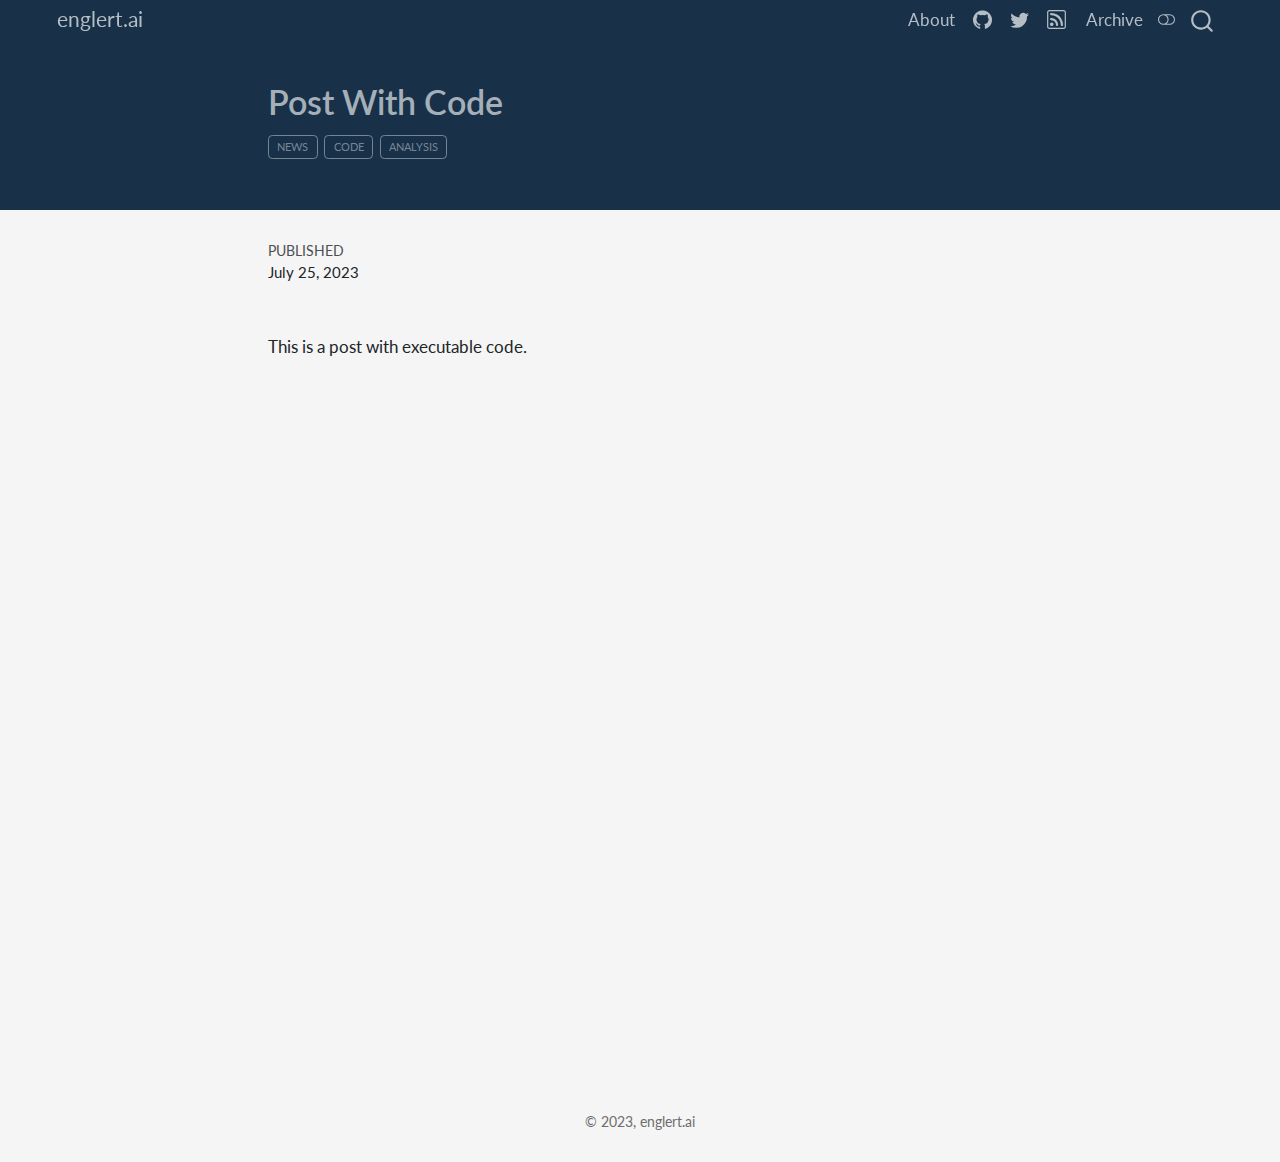
<file: docs/posts/post-with-code/index.html>
<!DOCTYPE html>
<html xmlns="http://www.w3.org/1999/xhtml" lang="en" xml:lang="en"><head>

<meta charset="utf-8">
<meta name="generator" content="quarto-1.3.433">

<meta name="viewport" content="width=device-width, initial-scale=1.0, user-scalable=yes">

<meta name="author" content="">
<meta name="dcterms.date" content="2023-07-25">

<title>englert.ai - Post With Code</title>
<style>
code{white-space: pre-wrap;}
span.smallcaps{font-variant: small-caps;}
div.columns{display: flex; gap: min(4vw, 1.5em);}
div.column{flex: auto; overflow-x: auto;}
div.hanging-indent{margin-left: 1.5em; text-indent: -1.5em;}
ul.task-list{list-style: none;}
ul.task-list li input[type="checkbox"] {
  width: 0.8em;
  margin: 0 0.8em 0.2em -1em; /* quarto-specific, see https://github.com/quarto-dev/quarto-cli/issues/4556 */ 
  vertical-align: middle;
}
</style>


<script src="../../site_libs/quarto-nav/quarto-nav.js"></script>
<script src="../../site_libs/clipboard/clipboard.min.js"></script>
<script src="../../site_libs/quarto-search/autocomplete.umd.js"></script>
<script src="../../site_libs/quarto-search/fuse.min.js"></script>
<script src="../../site_libs/quarto-search/quarto-search.js"></script>
<meta name="quarto:offset" content="../../">
<script src="../../site_libs/quarto-html/quarto.js"></script>
<script src="../../site_libs/quarto-html/popper.min.js"></script>
<script src="../../site_libs/quarto-html/tippy.umd.min.js"></script>
<script src="../../site_libs/quarto-html/anchor.min.js"></script>
<link href="../../site_libs/quarto-html/tippy.css" rel="stylesheet">
<link href="../../site_libs/quarto-html/quarto-syntax-highlighting.css" rel="stylesheet" class="quarto-color-scheme" id="quarto-text-highlighting-styles">
<link href="../../site_libs/quarto-html/quarto-syntax-highlighting-dark.css" rel="prefetch" class="quarto-color-scheme quarto-color-alternate" id="quarto-text-highlighting-styles">
<script src="../../site_libs/bootstrap/bootstrap.min.js"></script>
<link href="../../site_libs/bootstrap/bootstrap-icons.css" rel="stylesheet">
<link href="../../site_libs/bootstrap/bootstrap.min.css" rel="stylesheet" class="quarto-color-scheme" id="quarto-bootstrap" data-mode="light">
<link href="../../site_libs/bootstrap/bootstrap-dark.min.css" rel="prefetch" class="quarto-color-scheme quarto-color-alternate" id="quarto-bootstrap" data-mode="dark">
<script id="quarto-search-options" type="application/json">{
  "location": "navbar",
  "copy-button": false,
  "collapse-after": 3,
  "panel-placement": "end",
  "type": "overlay",
  "limit": 20,
  "language": {
    "search-no-results-text": "No results",
    "search-matching-documents-text": "matching documents",
    "search-copy-link-title": "Copy link to search",
    "search-hide-matches-text": "Hide additional matches",
    "search-more-match-text": "more match in this document",
    "search-more-matches-text": "more matches in this document",
    "search-clear-button-title": "Clear",
    "search-detached-cancel-button-title": "Cancel",
    "search-submit-button-title": "Submit",
    "search-label": "Search"
  }
}</script>
<script async="" src="https://www.googletagmanager.com/gtag/js?id=<Insert your ID here>"></script>

<script type="text/javascript">

window.dataLayer = window.dataLayer || [];
function gtag(){dataLayer.push(arguments);}
gtag('js', new Date());
gtag('config', '<Insert your ID here>', { 'anonymize_ip': true});
</script>


<link rel="stylesheet" href="../../styles.css">
</head>

<body class="nav-fixed">

<div id="quarto-search-results"></div>
  <header id="quarto-header" class="headroom fixed-top">
    <nav class="navbar navbar-expand-lg navbar-dark ">
      <div class="navbar-container container-fluid">
      <div class="navbar-brand-container">
    <a class="navbar-brand" href="../../index.html">
    <span class="navbar-title">englert.ai</span>
    </a>
  </div>
            <div id="quarto-search" class="" title="Search"></div>
          <button class="navbar-toggler" type="button" data-bs-toggle="collapse" data-bs-target="#navbarCollapse" aria-controls="navbarCollapse" aria-expanded="false" aria-label="Toggle navigation" onclick="if (window.quartoToggleHeadroom) { window.quartoToggleHeadroom(); }">
  <span class="navbar-toggler-icon"></span>
</button>
          <div class="collapse navbar-collapse" id="navbarCollapse">
            <ul class="navbar-nav navbar-nav-scroll ms-auto">
  <li class="nav-item">
    <a class="nav-link" href="../../about.html" rel="" target="">
 <span class="menu-text">About</span></a>
  </li>  
  <li class="nav-item compact">
    <a class="nav-link" href="https://github.com/" rel="" target=""><i class="bi bi-github" role="img">
</i> 
 <span class="menu-text"></span></a>
  </li>  
  <li class="nav-item compact">
    <a class="nav-link" href="https://twitter.com" rel="" target=""><i class="bi bi-twitter" role="img">
</i> 
 <span class="menu-text"></span></a>
  </li>  
  <li class="nav-item compact">
    <a class="nav-link" href="../../index.xml" rel="" target=""><i class="bi bi-rss" role="img">
</i> 
 <span class="menu-text"></span></a>
  </li>  
  <li class="nav-item">
    <a class="nav-link" href="../../archive.html" rel="" target="">
 <span class="menu-text">Archive</span></a>
  </li>  
</ul>
            <div class="quarto-navbar-tools">
  <a href="" class="quarto-color-scheme-toggle quarto-navigation-tool  px-1" onclick="window.quartoToggleColorScheme(); return false;" title="Toggle dark mode"><i class="bi"></i></a>
</div>
          </div> <!-- /navcollapse -->
      </div> <!-- /container-fluid -->
    </nav>
</header>
<!-- content -->
<header id="title-block-header" class="quarto-title-block default page-columns page-full">
  <div class="quarto-title-banner page-columns page-full">
    <div class="quarto-title column-body">
      <h1 class="title">Post With Code</h1>
                                <div class="quarto-categories">
                <div class="quarto-category">news</div>
                <div class="quarto-category">code</div>
                <div class="quarto-category">analysis</div>
              </div>
                  </div>
  </div>
    
  
  <div class="quarto-title-meta">

      
      <div>
      <div class="quarto-title-meta-heading">Published</div>
      <div class="quarto-title-meta-contents">
        <p class="date">July 25, 2023</p>
      </div>
    </div>
    
      
    </div>
    
  
  </header><div id="quarto-content" class="quarto-container page-columns page-rows-contents page-layout-article page-navbar">
<!-- sidebar -->
<!-- margin-sidebar -->
    <div id="quarto-margin-sidebar" class="sidebar margin-sidebar">
        
    </div>
<!-- main -->
<main class="content quarto-banner-title-block" id="quarto-document-content">




<p>This is a post with executable code.</p>



</main> <!-- /main -->
<script id="quarto-html-after-body" type="application/javascript">
window.document.addEventListener("DOMContentLoaded", function (event) {
  const toggleBodyColorMode = (bsSheetEl) => {
    const mode = bsSheetEl.getAttribute("data-mode");
    const bodyEl = window.document.querySelector("body");
    if (mode === "dark") {
      bodyEl.classList.add("quarto-dark");
      bodyEl.classList.remove("quarto-light");
    } else {
      bodyEl.classList.add("quarto-light");
      bodyEl.classList.remove("quarto-dark");
    }
  }
  const toggleBodyColorPrimary = () => {
    const bsSheetEl = window.document.querySelector("link#quarto-bootstrap");
    if (bsSheetEl) {
      toggleBodyColorMode(bsSheetEl);
    }
  }
  toggleBodyColorPrimary();  
  const disableStylesheet = (stylesheets) => {
    for (let i=0; i < stylesheets.length; i++) {
      const stylesheet = stylesheets[i];
      stylesheet.rel = 'prefetch';
    }
  }
  const enableStylesheet = (stylesheets) => {
    for (let i=0; i < stylesheets.length; i++) {
      const stylesheet = stylesheets[i];
      stylesheet.rel = 'stylesheet';
    }
  }
  const manageTransitions = (selector, allowTransitions) => {
    const els = window.document.querySelectorAll(selector);
    for (let i=0; i < els.length; i++) {
      const el = els[i];
      if (allowTransitions) {
        el.classList.remove('notransition');
      } else {
        el.classList.add('notransition');
      }
    }
  }
  const toggleColorMode = (alternate) => {
    // Switch the stylesheets
    const alternateStylesheets = window.document.querySelectorAll('link.quarto-color-scheme.quarto-color-alternate');
    manageTransitions('#quarto-margin-sidebar .nav-link', false);
    if (alternate) {
      enableStylesheet(alternateStylesheets);
      for (const sheetNode of alternateStylesheets) {
        if (sheetNode.id === "quarto-bootstrap") {
          toggleBodyColorMode(sheetNode);
        }
      }
    } else {
      disableStylesheet(alternateStylesheets);
      toggleBodyColorPrimary();
    }
    manageTransitions('#quarto-margin-sidebar .nav-link', true);
    // Switch the toggles
    const toggles = window.document.querySelectorAll('.quarto-color-scheme-toggle');
    for (let i=0; i < toggles.length; i++) {
      const toggle = toggles[i];
      if (toggle) {
        if (alternate) {
          toggle.classList.add("alternate");     
        } else {
          toggle.classList.remove("alternate");
        }
      }
    }
    // Hack to workaround the fact that safari doesn't
    // properly recolor the scrollbar when toggling (#1455)
    if (navigator.userAgent.indexOf('Safari') > 0 && navigator.userAgent.indexOf('Chrome') == -1) {
      manageTransitions("body", false);
      window.scrollTo(0, 1);
      setTimeout(() => {
        window.scrollTo(0, 0);
        manageTransitions("body", true);
      }, 40);  
    }
  }
  const isFileUrl = () => { 
    return window.location.protocol === 'file:';
  }
  const hasAlternateSentinel = () => {  
    let styleSentinel = getColorSchemeSentinel();
    if (styleSentinel !== null) {
      return styleSentinel === "alternate";
    } else {
      return false;
    }
  }
  const setStyleSentinel = (alternate) => {
    const value = alternate ? "alternate" : "default";
    if (!isFileUrl()) {
      window.localStorage.setItem("quarto-color-scheme", value);
    } else {
      localAlternateSentinel = value;
    }
  }
  const getColorSchemeSentinel = () => {
    if (!isFileUrl()) {
      const storageValue = window.localStorage.getItem("quarto-color-scheme");
      return storageValue != null ? storageValue : localAlternateSentinel;
    } else {
      return localAlternateSentinel;
    }
  }
  let localAlternateSentinel = 'default';
  // Dark / light mode switch
  window.quartoToggleColorScheme = () => {
    // Read the current dark / light value 
    let toAlternate = !hasAlternateSentinel();
    toggleColorMode(toAlternate);
    setStyleSentinel(toAlternate);
  };
  // Ensure there is a toggle, if there isn't float one in the top right
  if (window.document.querySelector('.quarto-color-scheme-toggle') === null) {
    const a = window.document.createElement('a');
    a.classList.add('top-right');
    a.classList.add('quarto-color-scheme-toggle');
    a.href = "";
    a.onclick = function() { try { window.quartoToggleColorScheme(); } catch {} return false; };
    const i = window.document.createElement("i");
    i.classList.add('bi');
    a.appendChild(i);
    window.document.body.appendChild(a);
  }
  // Switch to dark mode if need be
  if (hasAlternateSentinel()) {
    toggleColorMode(true);
  } else {
    toggleColorMode(false);
  }
  const icon = "";
  const anchorJS = new window.AnchorJS();
  anchorJS.options = {
    placement: 'right',
    icon: icon
  };
  anchorJS.add('.anchored');
  const isCodeAnnotation = (el) => {
    for (const clz of el.classList) {
      if (clz.startsWith('code-annotation-')) {                     
        return true;
      }
    }
    return false;
  }
  const clipboard = new window.ClipboardJS('.code-copy-button', {
    text: function(trigger) {
      const codeEl = trigger.previousElementSibling.cloneNode(true);
      for (const childEl of codeEl.children) {
        if (isCodeAnnotation(childEl)) {
          childEl.remove();
        }
      }
      return codeEl.innerText;
    }
  });
  clipboard.on('success', function(e) {
    // button target
    const button = e.trigger;
    // don't keep focus
    button.blur();
    // flash "checked"
    button.classList.add('code-copy-button-checked');
    var currentTitle = button.getAttribute("title");
    button.setAttribute("title", "Copied!");
    let tooltip;
    if (window.bootstrap) {
      button.setAttribute("data-bs-toggle", "tooltip");
      button.setAttribute("data-bs-placement", "left");
      button.setAttribute("data-bs-title", "Copied!");
      tooltip = new bootstrap.Tooltip(button, 
        { trigger: "manual", 
          customClass: "code-copy-button-tooltip",
          offset: [0, -8]});
      tooltip.show();    
    }
    setTimeout(function() {
      if (tooltip) {
        tooltip.hide();
        button.removeAttribute("data-bs-title");
        button.removeAttribute("data-bs-toggle");
        button.removeAttribute("data-bs-placement");
      }
      button.setAttribute("title", currentTitle);
      button.classList.remove('code-copy-button-checked');
    }, 1000);
    // clear code selection
    e.clearSelection();
  });
  function tippyHover(el, contentFn) {
    const config = {
      allowHTML: true,
      content: contentFn,
      maxWidth: 500,
      delay: 100,
      arrow: false,
      appendTo: function(el) {
          return el.parentElement;
      },
      interactive: true,
      interactiveBorder: 10,
      theme: 'quarto',
      placement: 'bottom-start'
    };
    window.tippy(el, config); 
  }
  const noterefs = window.document.querySelectorAll('a[role="doc-noteref"]');
  for (var i=0; i<noterefs.length; i++) {
    const ref = noterefs[i];
    tippyHover(ref, function() {
      // use id or data attribute instead here
      let href = ref.getAttribute('data-footnote-href') || ref.getAttribute('href');
      try { href = new URL(href).hash; } catch {}
      const id = href.replace(/^#\/?/, "");
      const note = window.document.getElementById(id);
      return note.innerHTML;
    });
  }
      let selectedAnnoteEl;
      const selectorForAnnotation = ( cell, annotation) => {
        let cellAttr = 'data-code-cell="' + cell + '"';
        let lineAttr = 'data-code-annotation="' +  annotation + '"';
        const selector = 'span[' + cellAttr + '][' + lineAttr + ']';
        return selector;
      }
      const selectCodeLines = (annoteEl) => {
        const doc = window.document;
        const targetCell = annoteEl.getAttribute("data-target-cell");
        const targetAnnotation = annoteEl.getAttribute("data-target-annotation");
        const annoteSpan = window.document.querySelector(selectorForAnnotation(targetCell, targetAnnotation));
        const lines = annoteSpan.getAttribute("data-code-lines").split(",");
        const lineIds = lines.map((line) => {
          return targetCell + "-" + line;
        })
        let top = null;
        let height = null;
        let parent = null;
        if (lineIds.length > 0) {
            //compute the position of the single el (top and bottom and make a div)
            const el = window.document.getElementById(lineIds[0]);
            top = el.offsetTop;
            height = el.offsetHeight;
            parent = el.parentElement.parentElement;
          if (lineIds.length > 1) {
            const lastEl = window.document.getElementById(lineIds[lineIds.length - 1]);
            const bottom = lastEl.offsetTop + lastEl.offsetHeight;
            height = bottom - top;
          }
          if (top !== null && height !== null && parent !== null) {
            // cook up a div (if necessary) and position it 
            let div = window.document.getElementById("code-annotation-line-highlight");
            if (div === null) {
              div = window.document.createElement("div");
              div.setAttribute("id", "code-annotation-line-highlight");
              div.style.position = 'absolute';
              parent.appendChild(div);
            }
            div.style.top = top - 2 + "px";
            div.style.height = height + 4 + "px";
            let gutterDiv = window.document.getElementById("code-annotation-line-highlight-gutter");
            if (gutterDiv === null) {
              gutterDiv = window.document.createElement("div");
              gutterDiv.setAttribute("id", "code-annotation-line-highlight-gutter");
              gutterDiv.style.position = 'absolute';
              const codeCell = window.document.getElementById(targetCell);
              const gutter = codeCell.querySelector('.code-annotation-gutter');
              gutter.appendChild(gutterDiv);
            }
            gutterDiv.style.top = top - 2 + "px";
            gutterDiv.style.height = height + 4 + "px";
          }
          selectedAnnoteEl = annoteEl;
        }
      };
      const unselectCodeLines = () => {
        const elementsIds = ["code-annotation-line-highlight", "code-annotation-line-highlight-gutter"];
        elementsIds.forEach((elId) => {
          const div = window.document.getElementById(elId);
          if (div) {
            div.remove();
          }
        });
        selectedAnnoteEl = undefined;
      };
      // Attach click handler to the DT
      const annoteDls = window.document.querySelectorAll('dt[data-target-cell]');
      for (const annoteDlNode of annoteDls) {
        annoteDlNode.addEventListener('click', (event) => {
          const clickedEl = event.target;
          if (clickedEl !== selectedAnnoteEl) {
            unselectCodeLines();
            const activeEl = window.document.querySelector('dt[data-target-cell].code-annotation-active');
            if (activeEl) {
              activeEl.classList.remove('code-annotation-active');
            }
            selectCodeLines(clickedEl);
            clickedEl.classList.add('code-annotation-active');
          } else {
            // Unselect the line
            unselectCodeLines();
            clickedEl.classList.remove('code-annotation-active');
          }
        });
      }
  const findCites = (el) => {
    const parentEl = el.parentElement;
    if (parentEl) {
      const cites = parentEl.dataset.cites;
      if (cites) {
        return {
          el,
          cites: cites.split(' ')
        };
      } else {
        return findCites(el.parentElement)
      }
    } else {
      return undefined;
    }
  };
  var bibliorefs = window.document.querySelectorAll('a[role="doc-biblioref"]');
  for (var i=0; i<bibliorefs.length; i++) {
    const ref = bibliorefs[i];
    const citeInfo = findCites(ref);
    if (citeInfo) {
      tippyHover(citeInfo.el, function() {
        var popup = window.document.createElement('div');
        citeInfo.cites.forEach(function(cite) {
          var citeDiv = window.document.createElement('div');
          citeDiv.classList.add('hanging-indent');
          citeDiv.classList.add('csl-entry');
          var biblioDiv = window.document.getElementById('ref-' + cite);
          if (biblioDiv) {
            citeDiv.innerHTML = biblioDiv.innerHTML;
          }
          popup.appendChild(citeDiv);
        });
        return popup.innerHTML;
      });
    }
  }
});
</script>
</div> <!-- /content -->
<footer class="footer">
  <div class="nav-footer">
    <div class="nav-footer-left">
      &nbsp;
    </div>   
    <div class="nav-footer-center">© 2023, englert.ai</div>
    <div class="nav-footer-right">
      &nbsp;
    </div>
  </div>
</footer>



</body></html>
</file>
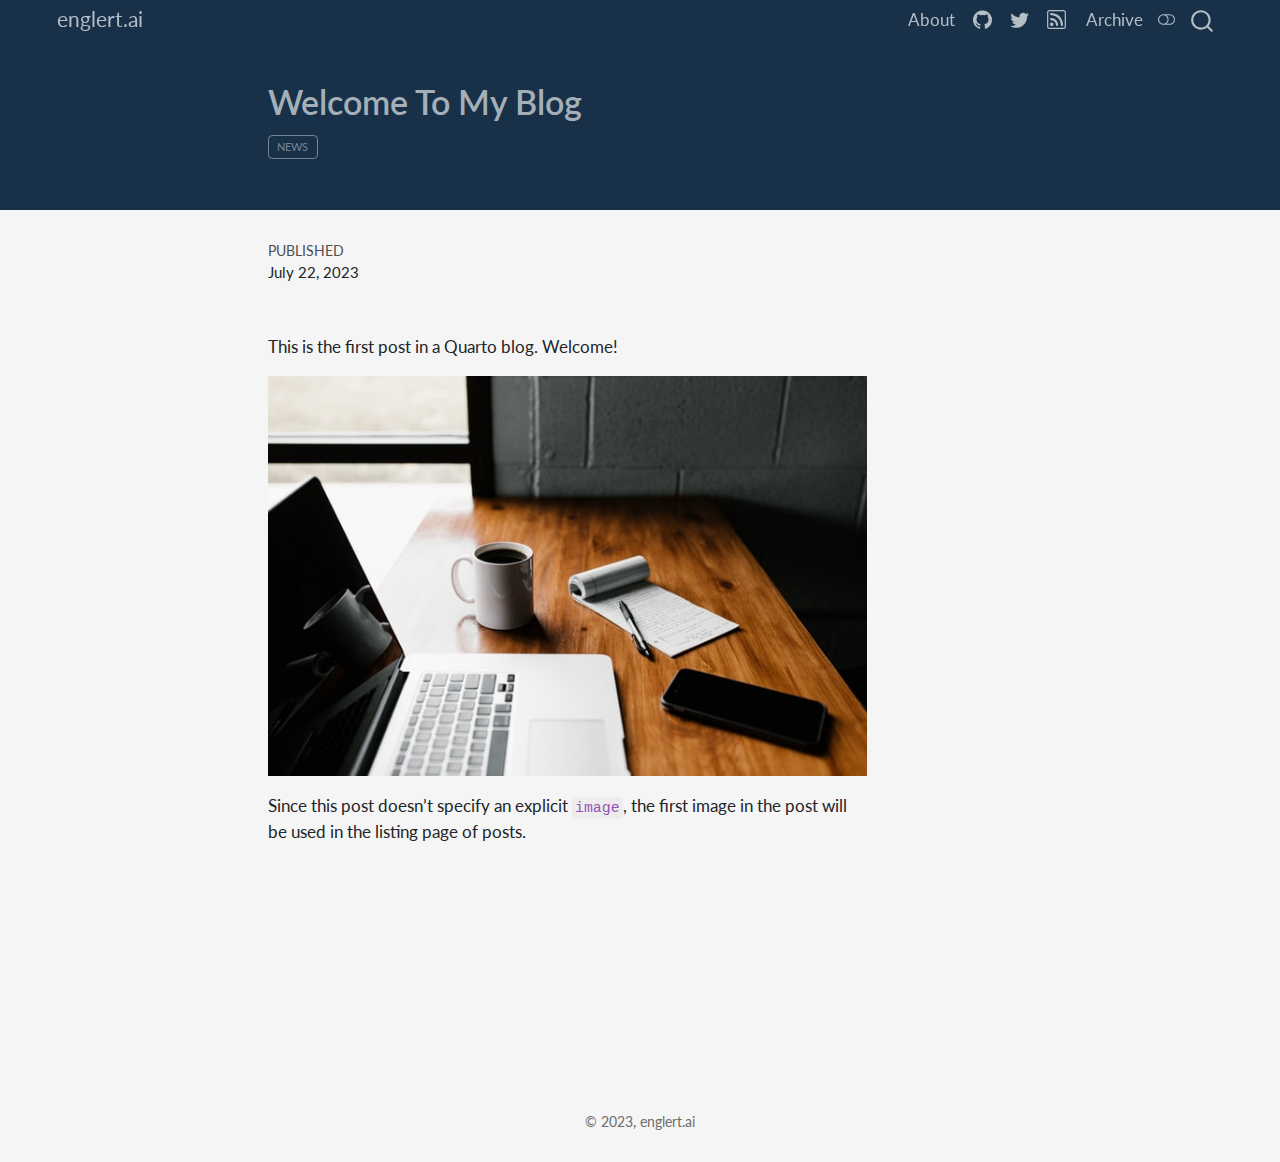
<file: docs/posts/welcome/index.html>
<!DOCTYPE html>
<html xmlns="http://www.w3.org/1999/xhtml" lang="en" xml:lang="en"><head>

<meta charset="utf-8">
<meta name="generator" content="quarto-1.3.433">

<meta name="viewport" content="width=device-width, initial-scale=1.0, user-scalable=yes">

<meta name="author" content="">
<meta name="dcterms.date" content="2023-07-22">

<title>englert.ai - Welcome To My Blog</title>
<style>
code{white-space: pre-wrap;}
span.smallcaps{font-variant: small-caps;}
div.columns{display: flex; gap: min(4vw, 1.5em);}
div.column{flex: auto; overflow-x: auto;}
div.hanging-indent{margin-left: 1.5em; text-indent: -1.5em;}
ul.task-list{list-style: none;}
ul.task-list li input[type="checkbox"] {
  width: 0.8em;
  margin: 0 0.8em 0.2em -1em; /* quarto-specific, see https://github.com/quarto-dev/quarto-cli/issues/4556 */ 
  vertical-align: middle;
}
</style>


<script src="../../site_libs/quarto-nav/quarto-nav.js"></script>
<script src="../../site_libs/clipboard/clipboard.min.js"></script>
<script src="../../site_libs/quarto-search/autocomplete.umd.js"></script>
<script src="../../site_libs/quarto-search/fuse.min.js"></script>
<script src="../../site_libs/quarto-search/quarto-search.js"></script>
<meta name="quarto:offset" content="../../">
<script src="../../site_libs/quarto-html/quarto.js"></script>
<script src="../../site_libs/quarto-html/popper.min.js"></script>
<script src="../../site_libs/quarto-html/tippy.umd.min.js"></script>
<script src="../../site_libs/quarto-html/anchor.min.js"></script>
<link href="../../site_libs/quarto-html/tippy.css" rel="stylesheet">
<link href="../../site_libs/quarto-html/quarto-syntax-highlighting.css" rel="stylesheet" class="quarto-color-scheme" id="quarto-text-highlighting-styles">
<link href="../../site_libs/quarto-html/quarto-syntax-highlighting-dark.css" rel="prefetch" class="quarto-color-scheme quarto-color-alternate" id="quarto-text-highlighting-styles">
<script src="../../site_libs/bootstrap/bootstrap.min.js"></script>
<link href="../../site_libs/bootstrap/bootstrap-icons.css" rel="stylesheet">
<link href="../../site_libs/bootstrap/bootstrap.min.css" rel="stylesheet" class="quarto-color-scheme" id="quarto-bootstrap" data-mode="light">
<link href="../../site_libs/bootstrap/bootstrap-dark.min.css" rel="prefetch" class="quarto-color-scheme quarto-color-alternate" id="quarto-bootstrap" data-mode="dark">
<script id="quarto-search-options" type="application/json">{
  "location": "navbar",
  "copy-button": false,
  "collapse-after": 3,
  "panel-placement": "end",
  "type": "overlay",
  "limit": 20,
  "language": {
    "search-no-results-text": "No results",
    "search-matching-documents-text": "matching documents",
    "search-copy-link-title": "Copy link to search",
    "search-hide-matches-text": "Hide additional matches",
    "search-more-match-text": "more match in this document",
    "search-more-matches-text": "more matches in this document",
    "search-clear-button-title": "Clear",
    "search-detached-cancel-button-title": "Cancel",
    "search-submit-button-title": "Submit",
    "search-label": "Search"
  }
}</script>
<script async="" src="https://www.googletagmanager.com/gtag/js?id=<Insert your ID here>"></script>

<script type="text/javascript">

window.dataLayer = window.dataLayer || [];
function gtag(){dataLayer.push(arguments);}
gtag('js', new Date());
gtag('config', '<Insert your ID here>', { 'anonymize_ip': true});
</script>


<link rel="stylesheet" href="../../styles.css">
</head>

<body class="nav-fixed">

<div id="quarto-search-results"></div>
  <header id="quarto-header" class="headroom fixed-top">
    <nav class="navbar navbar-expand-lg navbar-dark ">
      <div class="navbar-container container-fluid">
      <div class="navbar-brand-container">
    <a class="navbar-brand" href="../../index.html">
    <span class="navbar-title">englert.ai</span>
    </a>
  </div>
            <div id="quarto-search" class="" title="Search"></div>
          <button class="navbar-toggler" type="button" data-bs-toggle="collapse" data-bs-target="#navbarCollapse" aria-controls="navbarCollapse" aria-expanded="false" aria-label="Toggle navigation" onclick="if (window.quartoToggleHeadroom) { window.quartoToggleHeadroom(); }">
  <span class="navbar-toggler-icon"></span>
</button>
          <div class="collapse navbar-collapse" id="navbarCollapse">
            <ul class="navbar-nav navbar-nav-scroll ms-auto">
  <li class="nav-item">
    <a class="nav-link" href="../../about.html" rel="" target="">
 <span class="menu-text">About</span></a>
  </li>  
  <li class="nav-item compact">
    <a class="nav-link" href="https://github.com/" rel="" target=""><i class="bi bi-github" role="img">
</i> 
 <span class="menu-text"></span></a>
  </li>  
  <li class="nav-item compact">
    <a class="nav-link" href="https://twitter.com" rel="" target=""><i class="bi bi-twitter" role="img">
</i> 
 <span class="menu-text"></span></a>
  </li>  
  <li class="nav-item compact">
    <a class="nav-link" href="../../index.xml" rel="" target=""><i class="bi bi-rss" role="img">
</i> 
 <span class="menu-text"></span></a>
  </li>  
  <li class="nav-item">
    <a class="nav-link" href="../../archive.html" rel="" target="">
 <span class="menu-text">Archive</span></a>
  </li>  
</ul>
            <div class="quarto-navbar-tools">
  <a href="" class="quarto-color-scheme-toggle quarto-navigation-tool  px-1" onclick="window.quartoToggleColorScheme(); return false;" title="Toggle dark mode"><i class="bi"></i></a>
</div>
          </div> <!-- /navcollapse -->
      </div> <!-- /container-fluid -->
    </nav>
</header>
<!-- content -->
<header id="title-block-header" class="quarto-title-block default page-columns page-full">
  <div class="quarto-title-banner page-columns page-full">
    <div class="quarto-title column-body">
      <h1 class="title">Welcome To My Blog</h1>
                                <div class="quarto-categories">
                <div class="quarto-category">news</div>
              </div>
                  </div>
  </div>
    
  
  <div class="quarto-title-meta">

      
      <div>
      <div class="quarto-title-meta-heading">Published</div>
      <div class="quarto-title-meta-contents">
        <p class="date">July 22, 2023</p>
      </div>
    </div>
    
      
    </div>
    
  
  </header><div id="quarto-content" class="quarto-container page-columns page-rows-contents page-layout-article page-navbar">
<!-- sidebar -->
<!-- margin-sidebar -->
    <div id="quarto-margin-sidebar" class="sidebar margin-sidebar">
        
    </div>
<!-- main -->
<main class="content quarto-banner-title-block" id="quarto-document-content">




<p>This is the first post in a Quarto blog. Welcome!</p>
<p><img src="thumbnail.jpg" class="img-fluid"></p>
<p>Since this post doesn’t specify an explicit <code>image</code>, the first image in the post will be used in the listing page of posts.</p>



</main> <!-- /main -->
<script id="quarto-html-after-body" type="application/javascript">
window.document.addEventListener("DOMContentLoaded", function (event) {
  const toggleBodyColorMode = (bsSheetEl) => {
    const mode = bsSheetEl.getAttribute("data-mode");
    const bodyEl = window.document.querySelector("body");
    if (mode === "dark") {
      bodyEl.classList.add("quarto-dark");
      bodyEl.classList.remove("quarto-light");
    } else {
      bodyEl.classList.add("quarto-light");
      bodyEl.classList.remove("quarto-dark");
    }
  }
  const toggleBodyColorPrimary = () => {
    const bsSheetEl = window.document.querySelector("link#quarto-bootstrap");
    if (bsSheetEl) {
      toggleBodyColorMode(bsSheetEl);
    }
  }
  toggleBodyColorPrimary();  
  const disableStylesheet = (stylesheets) => {
    for (let i=0; i < stylesheets.length; i++) {
      const stylesheet = stylesheets[i];
      stylesheet.rel = 'prefetch';
    }
  }
  const enableStylesheet = (stylesheets) => {
    for (let i=0; i < stylesheets.length; i++) {
      const stylesheet = stylesheets[i];
      stylesheet.rel = 'stylesheet';
    }
  }
  const manageTransitions = (selector, allowTransitions) => {
    const els = window.document.querySelectorAll(selector);
    for (let i=0; i < els.length; i++) {
      const el = els[i];
      if (allowTransitions) {
        el.classList.remove('notransition');
      } else {
        el.classList.add('notransition');
      }
    }
  }
  const toggleColorMode = (alternate) => {
    // Switch the stylesheets
    const alternateStylesheets = window.document.querySelectorAll('link.quarto-color-scheme.quarto-color-alternate');
    manageTransitions('#quarto-margin-sidebar .nav-link', false);
    if (alternate) {
      enableStylesheet(alternateStylesheets);
      for (const sheetNode of alternateStylesheets) {
        if (sheetNode.id === "quarto-bootstrap") {
          toggleBodyColorMode(sheetNode);
        }
      }
    } else {
      disableStylesheet(alternateStylesheets);
      toggleBodyColorPrimary();
    }
    manageTransitions('#quarto-margin-sidebar .nav-link', true);
    // Switch the toggles
    const toggles = window.document.querySelectorAll('.quarto-color-scheme-toggle');
    for (let i=0; i < toggles.length; i++) {
      const toggle = toggles[i];
      if (toggle) {
        if (alternate) {
          toggle.classList.add("alternate");     
        } else {
          toggle.classList.remove("alternate");
        }
      }
    }
    // Hack to workaround the fact that safari doesn't
    // properly recolor the scrollbar when toggling (#1455)
    if (navigator.userAgent.indexOf('Safari') > 0 && navigator.userAgent.indexOf('Chrome') == -1) {
      manageTransitions("body", false);
      window.scrollTo(0, 1);
      setTimeout(() => {
        window.scrollTo(0, 0);
        manageTransitions("body", true);
      }, 40);  
    }
  }
  const isFileUrl = () => { 
    return window.location.protocol === 'file:';
  }
  const hasAlternateSentinel = () => {  
    let styleSentinel = getColorSchemeSentinel();
    if (styleSentinel !== null) {
      return styleSentinel === "alternate";
    } else {
      return false;
    }
  }
  const setStyleSentinel = (alternate) => {
    const value = alternate ? "alternate" : "default";
    if (!isFileUrl()) {
      window.localStorage.setItem("quarto-color-scheme", value);
    } else {
      localAlternateSentinel = value;
    }
  }
  const getColorSchemeSentinel = () => {
    if (!isFileUrl()) {
      const storageValue = window.localStorage.getItem("quarto-color-scheme");
      return storageValue != null ? storageValue : localAlternateSentinel;
    } else {
      return localAlternateSentinel;
    }
  }
  let localAlternateSentinel = 'default';
  // Dark / light mode switch
  window.quartoToggleColorScheme = () => {
    // Read the current dark / light value 
    let toAlternate = !hasAlternateSentinel();
    toggleColorMode(toAlternate);
    setStyleSentinel(toAlternate);
  };
  // Ensure there is a toggle, if there isn't float one in the top right
  if (window.document.querySelector('.quarto-color-scheme-toggle') === null) {
    const a = window.document.createElement('a');
    a.classList.add('top-right');
    a.classList.add('quarto-color-scheme-toggle');
    a.href = "";
    a.onclick = function() { try { window.quartoToggleColorScheme(); } catch {} return false; };
    const i = window.document.createElement("i");
    i.classList.add('bi');
    a.appendChild(i);
    window.document.body.appendChild(a);
  }
  // Switch to dark mode if need be
  if (hasAlternateSentinel()) {
    toggleColorMode(true);
  } else {
    toggleColorMode(false);
  }
  const icon = "";
  const anchorJS = new window.AnchorJS();
  anchorJS.options = {
    placement: 'right',
    icon: icon
  };
  anchorJS.add('.anchored');
  const isCodeAnnotation = (el) => {
    for (const clz of el.classList) {
      if (clz.startsWith('code-annotation-')) {                     
        return true;
      }
    }
    return false;
  }
  const clipboard = new window.ClipboardJS('.code-copy-button', {
    text: function(trigger) {
      const codeEl = trigger.previousElementSibling.cloneNode(true);
      for (const childEl of codeEl.children) {
        if (isCodeAnnotation(childEl)) {
          childEl.remove();
        }
      }
      return codeEl.innerText;
    }
  });
  clipboard.on('success', function(e) {
    // button target
    const button = e.trigger;
    // don't keep focus
    button.blur();
    // flash "checked"
    button.classList.add('code-copy-button-checked');
    var currentTitle = button.getAttribute("title");
    button.setAttribute("title", "Copied!");
    let tooltip;
    if (window.bootstrap) {
      button.setAttribute("data-bs-toggle", "tooltip");
      button.setAttribute("data-bs-placement", "left");
      button.setAttribute("data-bs-title", "Copied!");
      tooltip = new bootstrap.Tooltip(button, 
        { trigger: "manual", 
          customClass: "code-copy-button-tooltip",
          offset: [0, -8]});
      tooltip.show();    
    }
    setTimeout(function() {
      if (tooltip) {
        tooltip.hide();
        button.removeAttribute("data-bs-title");
        button.removeAttribute("data-bs-toggle");
        button.removeAttribute("data-bs-placement");
      }
      button.setAttribute("title", currentTitle);
      button.classList.remove('code-copy-button-checked');
    }, 1000);
    // clear code selection
    e.clearSelection();
  });
  function tippyHover(el, contentFn) {
    const config = {
      allowHTML: true,
      content: contentFn,
      maxWidth: 500,
      delay: 100,
      arrow: false,
      appendTo: function(el) {
          return el.parentElement;
      },
      interactive: true,
      interactiveBorder: 10,
      theme: 'quarto',
      placement: 'bottom-start'
    };
    window.tippy(el, config); 
  }
  const noterefs = window.document.querySelectorAll('a[role="doc-noteref"]');
  for (var i=0; i<noterefs.length; i++) {
    const ref = noterefs[i];
    tippyHover(ref, function() {
      // use id or data attribute instead here
      let href = ref.getAttribute('data-footnote-href') || ref.getAttribute('href');
      try { href = new URL(href).hash; } catch {}
      const id = href.replace(/^#\/?/, "");
      const note = window.document.getElementById(id);
      return note.innerHTML;
    });
  }
      let selectedAnnoteEl;
      const selectorForAnnotation = ( cell, annotation) => {
        let cellAttr = 'data-code-cell="' + cell + '"';
        let lineAttr = 'data-code-annotation="' +  annotation + '"';
        const selector = 'span[' + cellAttr + '][' + lineAttr + ']';
        return selector;
      }
      const selectCodeLines = (annoteEl) => {
        const doc = window.document;
        const targetCell = annoteEl.getAttribute("data-target-cell");
        const targetAnnotation = annoteEl.getAttribute("data-target-annotation");
        const annoteSpan = window.document.querySelector(selectorForAnnotation(targetCell, targetAnnotation));
        const lines = annoteSpan.getAttribute("data-code-lines").split(",");
        const lineIds = lines.map((line) => {
          return targetCell + "-" + line;
        })
        let top = null;
        let height = null;
        let parent = null;
        if (lineIds.length > 0) {
            //compute the position of the single el (top and bottom and make a div)
            const el = window.document.getElementById(lineIds[0]);
            top = el.offsetTop;
            height = el.offsetHeight;
            parent = el.parentElement.parentElement;
          if (lineIds.length > 1) {
            const lastEl = window.document.getElementById(lineIds[lineIds.length - 1]);
            const bottom = lastEl.offsetTop + lastEl.offsetHeight;
            height = bottom - top;
          }
          if (top !== null && height !== null && parent !== null) {
            // cook up a div (if necessary) and position it 
            let div = window.document.getElementById("code-annotation-line-highlight");
            if (div === null) {
              div = window.document.createElement("div");
              div.setAttribute("id", "code-annotation-line-highlight");
              div.style.position = 'absolute';
              parent.appendChild(div);
            }
            div.style.top = top - 2 + "px";
            div.style.height = height + 4 + "px";
            let gutterDiv = window.document.getElementById("code-annotation-line-highlight-gutter");
            if (gutterDiv === null) {
              gutterDiv = window.document.createElement("div");
              gutterDiv.setAttribute("id", "code-annotation-line-highlight-gutter");
              gutterDiv.style.position = 'absolute';
              const codeCell = window.document.getElementById(targetCell);
              const gutter = codeCell.querySelector('.code-annotation-gutter');
              gutter.appendChild(gutterDiv);
            }
            gutterDiv.style.top = top - 2 + "px";
            gutterDiv.style.height = height + 4 + "px";
          }
          selectedAnnoteEl = annoteEl;
        }
      };
      const unselectCodeLines = () => {
        const elementsIds = ["code-annotation-line-highlight", "code-annotation-line-highlight-gutter"];
        elementsIds.forEach((elId) => {
          const div = window.document.getElementById(elId);
          if (div) {
            div.remove();
          }
        });
        selectedAnnoteEl = undefined;
      };
      // Attach click handler to the DT
      const annoteDls = window.document.querySelectorAll('dt[data-target-cell]');
      for (const annoteDlNode of annoteDls) {
        annoteDlNode.addEventListener('click', (event) => {
          const clickedEl = event.target;
          if (clickedEl !== selectedAnnoteEl) {
            unselectCodeLines();
            const activeEl = window.document.querySelector('dt[data-target-cell].code-annotation-active');
            if (activeEl) {
              activeEl.classList.remove('code-annotation-active');
            }
            selectCodeLines(clickedEl);
            clickedEl.classList.add('code-annotation-active');
          } else {
            // Unselect the line
            unselectCodeLines();
            clickedEl.classList.remove('code-annotation-active');
          }
        });
      }
  const findCites = (el) => {
    const parentEl = el.parentElement;
    if (parentEl) {
      const cites = parentEl.dataset.cites;
      if (cites) {
        return {
          el,
          cites: cites.split(' ')
        };
      } else {
        return findCites(el.parentElement)
      }
    } else {
      return undefined;
    }
  };
  var bibliorefs = window.document.querySelectorAll('a[role="doc-biblioref"]');
  for (var i=0; i<bibliorefs.length; i++) {
    const ref = bibliorefs[i];
    const citeInfo = findCites(ref);
    if (citeInfo) {
      tippyHover(citeInfo.el, function() {
        var popup = window.document.createElement('div');
        citeInfo.cites.forEach(function(cite) {
          var citeDiv = window.document.createElement('div');
          citeDiv.classList.add('hanging-indent');
          citeDiv.classList.add('csl-entry');
          var biblioDiv = window.document.getElementById('ref-' + cite);
          if (biblioDiv) {
            citeDiv.innerHTML = biblioDiv.innerHTML;
          }
          popup.appendChild(citeDiv);
        });
        return popup.innerHTML;
      });
    }
  }
});
</script>
</div> <!-- /content -->
<footer class="footer">
  <div class="nav-footer">
    <div class="nav-footer-left">
      &nbsp;
    </div>   
    <div class="nav-footer-center">© 2023, englert.ai</div>
    <div class="nav-footer-right">
      &nbsp;
    </div>
  </div>
</footer>



</body></html>
</file>
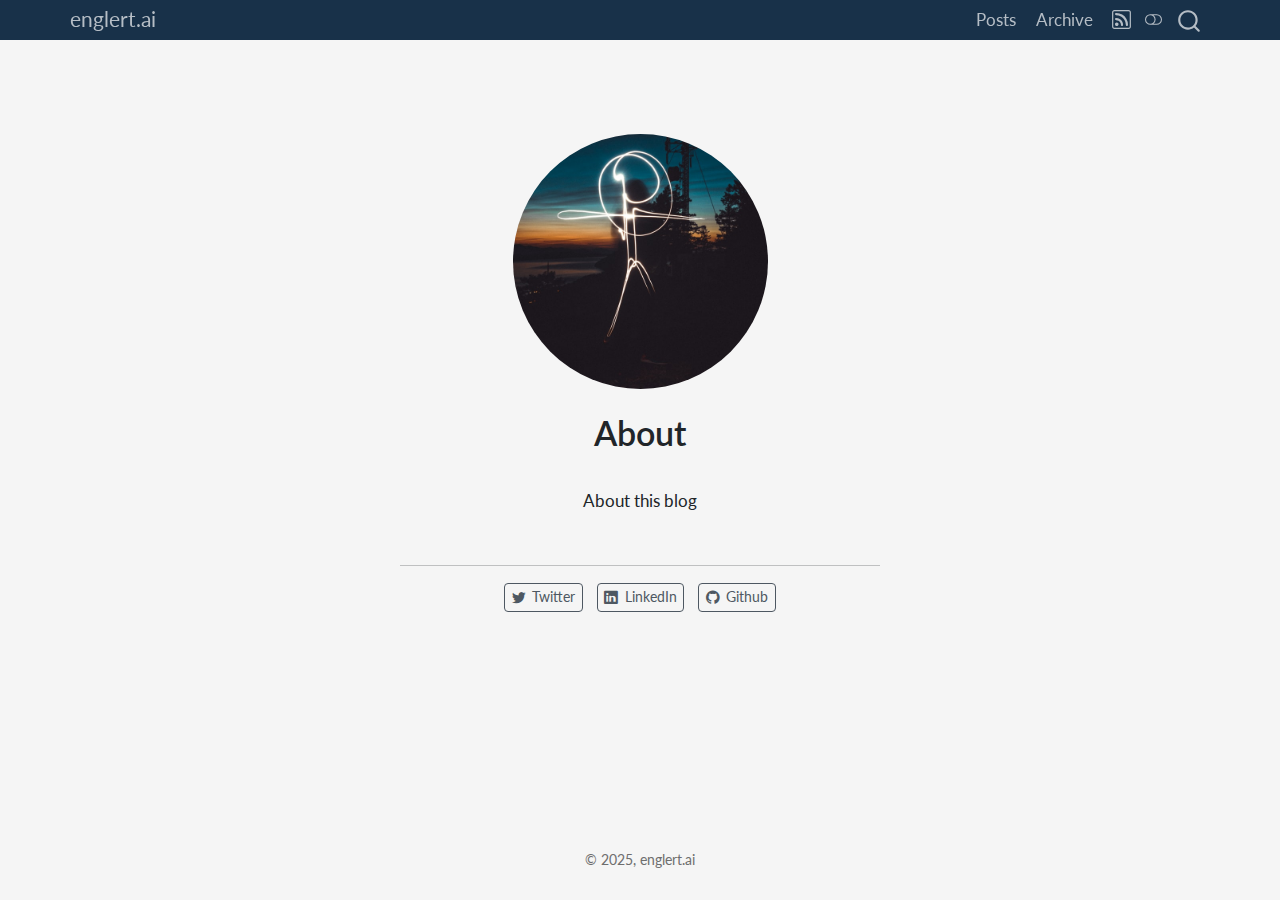
<file: docs/about.html>
<!DOCTYPE html>
<html xmlns="http://www.w3.org/1999/xhtml" lang="en" xml:lang="en"><head>

<meta charset="utf-8">
<meta name="generator" content="quarto-1.6.42">

<meta name="viewport" content="width=device-width, initial-scale=1.0, user-scalable=yes">


<title>About – englert.ai</title>
<style>
code{white-space: pre-wrap;}
span.smallcaps{font-variant: small-caps;}
div.columns{display: flex; gap: min(4vw, 1.5em);}
div.column{flex: auto; overflow-x: auto;}
div.hanging-indent{margin-left: 1.5em; text-indent: -1.5em;}
ul.task-list{list-style: none;}
ul.task-list li input[type="checkbox"] {
  width: 0.8em;
  margin: 0 0.8em 0.2em -1em; /* quarto-specific, see https://github.com/quarto-dev/quarto-cli/issues/4556 */ 
  vertical-align: middle;
}
</style>


<script src="site_libs/quarto-nav/quarto-nav.js"></script>
<script src="site_libs/clipboard/clipboard.min.js"></script>
<script src="site_libs/quarto-search/autocomplete.umd.js"></script>
<script src="site_libs/quarto-search/fuse.min.js"></script>
<script src="site_libs/quarto-search/quarto-search.js"></script>
<meta name="quarto:offset" content="./">
<script src="site_libs/quarto-html/quarto.js"></script>
<script src="site_libs/quarto-html/popper.min.js"></script>
<script src="site_libs/quarto-html/tippy.umd.min.js"></script>
<link href="site_libs/quarto-html/tippy.css" rel="stylesheet">
<link href="site_libs/quarto-html/quarto-syntax-highlighting-2f5df379a58b258e96c21c0638c20c03.css" rel="stylesheet" class="quarto-color-scheme" id="quarto-text-highlighting-styles">
<link href="site_libs/quarto-html/quarto-syntax-highlighting-dark-b53751a350365c71b6c909e95f209ed1.css" rel="prefetch" class="quarto-color-scheme quarto-color-alternate" id="quarto-text-highlighting-styles">
<script src="site_libs/bootstrap/bootstrap.min.js"></script>
<link href="site_libs/bootstrap/bootstrap-icons.css" rel="stylesheet">
<link href="site_libs/bootstrap/bootstrap-16b3f5e886ffe2339ad3afa0f5ead7d8.min.css" rel="stylesheet" append-hash="true" class="quarto-color-scheme" id="quarto-bootstrap" data-mode="light">
<link href="site_libs/bootstrap/bootstrap-dark-de61ec89a3fe71f5a5d34808058448d9.min.css" rel="prefetch" append-hash="true" class="quarto-color-scheme quarto-color-alternate" id="quarto-bootstrap" data-mode="dark">
<script id="quarto-search-options" type="application/json">{
  "location": "navbar",
  "copy-button": false,
  "collapse-after": 3,
  "panel-placement": "end",
  "type": "overlay",
  "limit": 50,
  "keyboard-shortcut": [
    "f",
    "/",
    "s"
  ],
  "show-item-context": false,
  "language": {
    "search-no-results-text": "No results",
    "search-matching-documents-text": "matching documents",
    "search-copy-link-title": "Copy link to search",
    "search-hide-matches-text": "Hide additional matches",
    "search-more-match-text": "more match in this document",
    "search-more-matches-text": "more matches in this document",
    "search-clear-button-title": "Clear",
    "search-text-placeholder": "",
    "search-detached-cancel-button-title": "Cancel",
    "search-submit-button-title": "Submit",
    "search-label": "Search"
  }
}</script>
<script async="" src="https://www.googletagmanager.com/gtag/js?id=<Insert your ID here>"></script>

<script type="text/javascript">

window.dataLayer = window.dataLayer || [];
function gtag(){dataLayer.push(arguments);}
gtag('js', new Date());
gtag('config', '<Insert your ID here>', { 'anonymize_ip': true});
</script>


<link rel="stylesheet" href="styles.css">
</head>

<body class="nav-fixed fullcontent">

<div id="quarto-search-results"></div>
  <header id="quarto-header" class="headroom fixed-top">
    <nav class="navbar navbar-expand-lg " data-bs-theme="dark">
      <div class="navbar-container container-fluid">
      <div class="navbar-brand-container mx-auto">
    <a class="navbar-brand" href="./index.html">
    <span class="navbar-title">englert.ai</span>
    </a>
  </div>
            <div id="quarto-search" class="" title="Search"></div>
          <button class="navbar-toggler" type="button" data-bs-toggle="collapse" data-bs-target="#navbarCollapse" aria-controls="navbarCollapse" role="menu" aria-expanded="false" aria-label="Toggle navigation" onclick="if (window.quartoToggleHeadroom) { window.quartoToggleHeadroom(); }">
  <span class="navbar-toggler-icon"></span>
</button>
          <div class="collapse navbar-collapse" id="navbarCollapse">
            <ul class="navbar-nav navbar-nav-scroll ms-auto">
  <li class="nav-item">
    <a class="nav-link" href="./index.html"> 
<span class="menu-text">Posts</span></a>
  </li>  
  <li class="nav-item">
    <a class="nav-link" href="./archive.html"> 
<span class="menu-text">Archive</span></a>
  </li>  
  <li class="nav-item compact">
    <a class="nav-link" href="./index.xml"> <i class="bi bi-rss" role="img">
</i> 
<span class="menu-text"></span></a>
  </li>  
</ul>
          </div> <!-- /navcollapse -->
            <div class="quarto-navbar-tools">
  <a href="" class="quarto-color-scheme-toggle quarto-navigation-tool  px-1" onclick="window.quartoToggleColorScheme(); return false;" title="Toggle dark mode"><i class="bi"></i></a>
</div>
      </div> <!-- /container-fluid -->
    </nav>
</header>
<!-- content -->
<div id="quarto-content" class="quarto-container page-columns page-rows-contents page-layout-article page-navbar">
<!-- sidebar -->
<!-- margin-sidebar -->
    
<!-- main -->
<div class="quarto-about-jolla">
  <img src="profile.jpg" class="about-image
  round " style="height: 15em; width: 15em;">
 <header id="title-block-header" class="quarto-title-block default">
<div class="quarto-title">
<h1 class="title">About</h1>
</div>
<div class="quarto-title-meta">
  </div>
</header><main class="content" id="quarto-document-content">
<p>About this blog</p>


</main> 
  <hr class="about-sep">
   <div class="about-links">
  <a href="https://twitter.com" class="about-link" rel="" target="">
    <i class="bi bi-twitter"></i>
     <span class="about-link-text">Twitter</span>
  </a>
  <a href="https://linkedin.com" class="about-link" rel="" target="">
    <i class="bi bi-linkedin"></i>
     <span class="about-link-text">LinkedIn</span>
  </a>
  <a href="https://github.com" class="about-link" rel="" target="">
    <i class="bi bi-github"></i>
     <span class="about-link-text">Github</span>
  </a>
</div>
</div>
 <!-- /main -->
<script id="quarto-html-after-body" type="application/javascript">
window.document.addEventListener("DOMContentLoaded", function (event) {
  const toggleBodyColorMode = (bsSheetEl) => {
    const mode = bsSheetEl.getAttribute("data-mode");
    const bodyEl = window.document.querySelector("body");
    if (mode === "dark") {
      bodyEl.classList.add("quarto-dark");
      bodyEl.classList.remove("quarto-light");
    } else {
      bodyEl.classList.add("quarto-light");
      bodyEl.classList.remove("quarto-dark");
    }
  }
  const toggleBodyColorPrimary = () => {
    const bsSheetEl = window.document.querySelector("link#quarto-bootstrap");
    if (bsSheetEl) {
      toggleBodyColorMode(bsSheetEl);
    }
  }
  toggleBodyColorPrimary();  
  const disableStylesheet = (stylesheets) => {
    for (let i=0; i < stylesheets.length; i++) {
      const stylesheet = stylesheets[i];
      stylesheet.rel = 'prefetch';
    }
  }
  const enableStylesheet = (stylesheets) => {
    for (let i=0; i < stylesheets.length; i++) {
      const stylesheet = stylesheets[i];
      stylesheet.rel = 'stylesheet';
    }
  }
  const manageTransitions = (selector, allowTransitions) => {
    const els = window.document.querySelectorAll(selector);
    for (let i=0; i < els.length; i++) {
      const el = els[i];
      if (allowTransitions) {
        el.classList.remove('notransition');
      } else {
        el.classList.add('notransition');
      }
    }
  }
  const toggleGiscusIfUsed = (isAlternate, darkModeDefault) => {
    const baseTheme = document.querySelector('#giscus-base-theme')?.value ?? 'light';
    const alternateTheme = document.querySelector('#giscus-alt-theme')?.value ?? 'dark';
    let newTheme = '';
    if(darkModeDefault) {
      newTheme = isAlternate ? baseTheme : alternateTheme;
    } else {
      newTheme = isAlternate ? alternateTheme : baseTheme;
    }
    const changeGiscusTheme = () => {
      // From: https://github.com/giscus/giscus/issues/336
      const sendMessage = (message) => {
        const iframe = document.querySelector('iframe.giscus-frame');
        if (!iframe) return;
        iframe.contentWindow.postMessage({ giscus: message }, 'https://giscus.app');
      }
      sendMessage({
        setConfig: {
          theme: newTheme
        }
      });
    }
    const isGiscussLoaded = window.document.querySelector('iframe.giscus-frame') !== null;
    if (isGiscussLoaded) {
      changeGiscusTheme();
    }
  }
  const toggleColorMode = (alternate) => {
    // Switch the stylesheets
    const alternateStylesheets = window.document.querySelectorAll('link.quarto-color-scheme.quarto-color-alternate');
    manageTransitions('#quarto-margin-sidebar .nav-link', false);
    if (alternate) {
      enableStylesheet(alternateStylesheets);
      for (const sheetNode of alternateStylesheets) {
        if (sheetNode.id === "quarto-bootstrap") {
          toggleBodyColorMode(sheetNode);
        }
      }
    } else {
      disableStylesheet(alternateStylesheets);
      toggleBodyColorPrimary();
    }
    manageTransitions('#quarto-margin-sidebar .nav-link', true);
    // Switch the toggles
    const toggles = window.document.querySelectorAll('.quarto-color-scheme-toggle');
    for (let i=0; i < toggles.length; i++) {
      const toggle = toggles[i];
      if (toggle) {
        if (alternate) {
          toggle.classList.add("alternate");     
        } else {
          toggle.classList.remove("alternate");
        }
      }
    }
    // Hack to workaround the fact that safari doesn't
    // properly recolor the scrollbar when toggling (#1455)
    if (navigator.userAgent.indexOf('Safari') > 0 && navigator.userAgent.indexOf('Chrome') == -1) {
      manageTransitions("body", false);
      window.scrollTo(0, 1);
      setTimeout(() => {
        window.scrollTo(0, 0);
        manageTransitions("body", true);
      }, 40);  
    }
  }
  const isFileUrl = () => { 
    return window.location.protocol === 'file:';
  }
  const hasAlternateSentinel = () => {  
    let styleSentinel = getColorSchemeSentinel();
    if (styleSentinel !== null) {
      return styleSentinel === "alternate";
    } else {
      return false;
    }
  }
  const setStyleSentinel = (alternate) => {
    const value = alternate ? "alternate" : "default";
    if (!isFileUrl()) {
      window.localStorage.setItem("quarto-color-scheme", value);
    } else {
      localAlternateSentinel = value;
    }
  }
  const getColorSchemeSentinel = () => {
    if (!isFileUrl()) {
      const storageValue = window.localStorage.getItem("quarto-color-scheme");
      return storageValue != null ? storageValue : localAlternateSentinel;
    } else {
      return localAlternateSentinel;
    }
  }
  const darkModeDefault = false;
  let localAlternateSentinel = darkModeDefault ? 'alternate' : 'default';
  // Dark / light mode switch
  window.quartoToggleColorScheme = () => {
    // Read the current dark / light value 
    let toAlternate = !hasAlternateSentinel();
    toggleColorMode(toAlternate);
    setStyleSentinel(toAlternate);
    toggleGiscusIfUsed(toAlternate, darkModeDefault);
  };
  // Ensure there is a toggle, if there isn't float one in the top right
  if (window.document.querySelector('.quarto-color-scheme-toggle') === null) {
    const a = window.document.createElement('a');
    a.classList.add('top-right');
    a.classList.add('quarto-color-scheme-toggle');
    a.href = "";
    a.onclick = function() { try { window.quartoToggleColorScheme(); } catch {} return false; };
    const i = window.document.createElement("i");
    i.classList.add('bi');
    a.appendChild(i);
    window.document.body.appendChild(a);
  }
  // Switch to dark mode if need be
  if (hasAlternateSentinel()) {
    toggleColorMode(true);
  } else {
    toggleColorMode(false);
  }
  const isCodeAnnotation = (el) => {
    for (const clz of el.classList) {
      if (clz.startsWith('code-annotation-')) {                     
        return true;
      }
    }
    return false;
  }
  const onCopySuccess = function(e) {
    // button target
    const button = e.trigger;
    // don't keep focus
    button.blur();
    // flash "checked"
    button.classList.add('code-copy-button-checked');
    var currentTitle = button.getAttribute("title");
    button.setAttribute("title", "Copied!");
    let tooltip;
    if (window.bootstrap) {
      button.setAttribute("data-bs-toggle", "tooltip");
      button.setAttribute("data-bs-placement", "left");
      button.setAttribute("data-bs-title", "Copied!");
      tooltip = new bootstrap.Tooltip(button, 
        { trigger: "manual", 
          customClass: "code-copy-button-tooltip",
          offset: [0, -8]});
      tooltip.show();    
    }
    setTimeout(function() {
      if (tooltip) {
        tooltip.hide();
        button.removeAttribute("data-bs-title");
        button.removeAttribute("data-bs-toggle");
        button.removeAttribute("data-bs-placement");
      }
      button.setAttribute("title", currentTitle);
      button.classList.remove('code-copy-button-checked');
    }, 1000);
    // clear code selection
    e.clearSelection();
  }
  const getTextToCopy = function(trigger) {
      const codeEl = trigger.previousElementSibling.cloneNode(true);
      for (const childEl of codeEl.children) {
        if (isCodeAnnotation(childEl)) {
          childEl.remove();
        }
      }
      return codeEl.innerText;
  }
  const clipboard = new window.ClipboardJS('.code-copy-button:not([data-in-quarto-modal])', {
    text: getTextToCopy
  });
  clipboard.on('success', onCopySuccess);
  if (window.document.getElementById('quarto-embedded-source-code-modal')) {
    const clipboardModal = new window.ClipboardJS('.code-copy-button[data-in-quarto-modal]', {
      text: getTextToCopy,
      container: window.document.getElementById('quarto-embedded-source-code-modal')
    });
    clipboardModal.on('success', onCopySuccess);
  }
    var localhostRegex = new RegExp(/^(?:http|https):\/\/localhost\:?[0-9]*\//);
    var mailtoRegex = new RegExp(/^mailto:/);
      var filterRegex = new RegExp("https:\/\/www\.englert\.ai");
    var isInternal = (href) => {
        return filterRegex.test(href) || localhostRegex.test(href) || mailtoRegex.test(href);
    }
    // Inspect non-navigation links and adorn them if external
 	var links = window.document.querySelectorAll('a[href]:not(.nav-link):not(.navbar-brand):not(.toc-action):not(.sidebar-link):not(.sidebar-item-toggle):not(.pagination-link):not(.no-external):not([aria-hidden]):not(.dropdown-item):not(.quarto-navigation-tool):not(.about-link)');
    for (var i=0; i<links.length; i++) {
      const link = links[i];
      if (!isInternal(link.href)) {
        // undo the damage that might have been done by quarto-nav.js in the case of
        // links that we want to consider external
        if (link.dataset.originalHref !== undefined) {
          link.href = link.dataset.originalHref;
        }
      }
    }
  function tippyHover(el, contentFn, onTriggerFn, onUntriggerFn) {
    const config = {
      allowHTML: true,
      maxWidth: 500,
      delay: 100,
      arrow: false,
      appendTo: function(el) {
          return el.parentElement;
      },
      interactive: true,
      interactiveBorder: 10,
      theme: 'quarto',
      placement: 'bottom-start',
    };
    if (contentFn) {
      config.content = contentFn;
    }
    if (onTriggerFn) {
      config.onTrigger = onTriggerFn;
    }
    if (onUntriggerFn) {
      config.onUntrigger = onUntriggerFn;
    }
    window.tippy(el, config); 
  }
  const noterefs = window.document.querySelectorAll('a[role="doc-noteref"]');
  for (var i=0; i<noterefs.length; i++) {
    const ref = noterefs[i];
    tippyHover(ref, function() {
      // use id or data attribute instead here
      let href = ref.getAttribute('data-footnote-href') || ref.getAttribute('href');
      try { href = new URL(href).hash; } catch {}
      const id = href.replace(/^#\/?/, "");
      const note = window.document.getElementById(id);
      if (note) {
        return note.innerHTML;
      } else {
        return "";
      }
    });
  }
  const xrefs = window.document.querySelectorAll('a.quarto-xref');
  const processXRef = (id, note) => {
    // Strip column container classes
    const stripColumnClz = (el) => {
      el.classList.remove("page-full", "page-columns");
      if (el.children) {
        for (const child of el.children) {
          stripColumnClz(child);
        }
      }
    }
    stripColumnClz(note)
    if (id === null || id.startsWith('sec-')) {
      // Special case sections, only their first couple elements
      const container = document.createElement("div");
      if (note.children && note.children.length > 2) {
        container.appendChild(note.children[0].cloneNode(true));
        for (let i = 1; i < note.children.length; i++) {
          const child = note.children[i];
          if (child.tagName === "P" && child.innerText === "") {
            continue;
          } else {
            container.appendChild(child.cloneNode(true));
            break;
          }
        }
        if (window.Quarto?.typesetMath) {
          window.Quarto.typesetMath(container);
        }
        return container.innerHTML
      } else {
        if (window.Quarto?.typesetMath) {
          window.Quarto.typesetMath(note);
        }
        return note.innerHTML;
      }
    } else {
      // Remove any anchor links if they are present
      const anchorLink = note.querySelector('a.anchorjs-link');
      if (anchorLink) {
        anchorLink.remove();
      }
      if (window.Quarto?.typesetMath) {
        window.Quarto.typesetMath(note);
      }
      if (note.classList.contains("callout")) {
        return note.outerHTML;
      } else {
        return note.innerHTML;
      }
    }
  }
  for (var i=0; i<xrefs.length; i++) {
    const xref = xrefs[i];
    tippyHover(xref, undefined, function(instance) {
      instance.disable();
      let url = xref.getAttribute('href');
      let hash = undefined; 
      if (url.startsWith('#')) {
        hash = url;
      } else {
        try { hash = new URL(url).hash; } catch {}
      }
      if (hash) {
        const id = hash.replace(/^#\/?/, "");
        const note = window.document.getElementById(id);
        if (note !== null) {
          try {
            const html = processXRef(id, note.cloneNode(true));
            instance.setContent(html);
          } finally {
            instance.enable();
            instance.show();
          }
        } else {
          // See if we can fetch this
          fetch(url.split('#')[0])
          .then(res => res.text())
          .then(html => {
            const parser = new DOMParser();
            const htmlDoc = parser.parseFromString(html, "text/html");
            const note = htmlDoc.getElementById(id);
            if (note !== null) {
              const html = processXRef(id, note);
              instance.setContent(html);
            } 
          }).finally(() => {
            instance.enable();
            instance.show();
          });
        }
      } else {
        // See if we can fetch a full url (with no hash to target)
        // This is a special case and we should probably do some content thinning / targeting
        fetch(url)
        .then(res => res.text())
        .then(html => {
          const parser = new DOMParser();
          const htmlDoc = parser.parseFromString(html, "text/html");
          const note = htmlDoc.querySelector('main.content');
          if (note !== null) {
            // This should only happen for chapter cross references
            // (since there is no id in the URL)
            // remove the first header
            if (note.children.length > 0 && note.children[0].tagName === "HEADER") {
              note.children[0].remove();
            }
            const html = processXRef(null, note);
            instance.setContent(html);
          } 
        }).finally(() => {
          instance.enable();
          instance.show();
        });
      }
    }, function(instance) {
    });
  }
      let selectedAnnoteEl;
      const selectorForAnnotation = ( cell, annotation) => {
        let cellAttr = 'data-code-cell="' + cell + '"';
        let lineAttr = 'data-code-annotation="' +  annotation + '"';
        const selector = 'span[' + cellAttr + '][' + lineAttr + ']';
        return selector;
      }
      const selectCodeLines = (annoteEl) => {
        const doc = window.document;
        const targetCell = annoteEl.getAttribute("data-target-cell");
        const targetAnnotation = annoteEl.getAttribute("data-target-annotation");
        const annoteSpan = window.document.querySelector(selectorForAnnotation(targetCell, targetAnnotation));
        const lines = annoteSpan.getAttribute("data-code-lines").split(",");
        const lineIds = lines.map((line) => {
          return targetCell + "-" + line;
        })
        let top = null;
        let height = null;
        let parent = null;
        if (lineIds.length > 0) {
            //compute the position of the single el (top and bottom and make a div)
            const el = window.document.getElementById(lineIds[0]);
            top = el.offsetTop;
            height = el.offsetHeight;
            parent = el.parentElement.parentElement;
          if (lineIds.length > 1) {
            const lastEl = window.document.getElementById(lineIds[lineIds.length - 1]);
            const bottom = lastEl.offsetTop + lastEl.offsetHeight;
            height = bottom - top;
          }
          if (top !== null && height !== null && parent !== null) {
            // cook up a div (if necessary) and position it 
            let div = window.document.getElementById("code-annotation-line-highlight");
            if (div === null) {
              div = window.document.createElement("div");
              div.setAttribute("id", "code-annotation-line-highlight");
              div.style.position = 'absolute';
              parent.appendChild(div);
            }
            div.style.top = top - 2 + "px";
            div.style.height = height + 4 + "px";
            div.style.left = 0;
            let gutterDiv = window.document.getElementById("code-annotation-line-highlight-gutter");
            if (gutterDiv === null) {
              gutterDiv = window.document.createElement("div");
              gutterDiv.setAttribute("id", "code-annotation-line-highlight-gutter");
              gutterDiv.style.position = 'absolute';
              const codeCell = window.document.getElementById(targetCell);
              const gutter = codeCell.querySelector('.code-annotation-gutter');
              gutter.appendChild(gutterDiv);
            }
            gutterDiv.style.top = top - 2 + "px";
            gutterDiv.style.height = height + 4 + "px";
          }
          selectedAnnoteEl = annoteEl;
        }
      };
      const unselectCodeLines = () => {
        const elementsIds = ["code-annotation-line-highlight", "code-annotation-line-highlight-gutter"];
        elementsIds.forEach((elId) => {
          const div = window.document.getElementById(elId);
          if (div) {
            div.remove();
          }
        });
        selectedAnnoteEl = undefined;
      };
        // Handle positioning of the toggle
    window.addEventListener(
      "resize",
      throttle(() => {
        elRect = undefined;
        if (selectedAnnoteEl) {
          selectCodeLines(selectedAnnoteEl);
        }
      }, 10)
    );
    function throttle(fn, ms) {
    let throttle = false;
    let timer;
      return (...args) => {
        if(!throttle) { // first call gets through
            fn.apply(this, args);
            throttle = true;
        } else { // all the others get throttled
            if(timer) clearTimeout(timer); // cancel #2
            timer = setTimeout(() => {
              fn.apply(this, args);
              timer = throttle = false;
            }, ms);
        }
      };
    }
      // Attach click handler to the DT
      const annoteDls = window.document.querySelectorAll('dt[data-target-cell]');
      for (const annoteDlNode of annoteDls) {
        annoteDlNode.addEventListener('click', (event) => {
          const clickedEl = event.target;
          if (clickedEl !== selectedAnnoteEl) {
            unselectCodeLines();
            const activeEl = window.document.querySelector('dt[data-target-cell].code-annotation-active');
            if (activeEl) {
              activeEl.classList.remove('code-annotation-active');
            }
            selectCodeLines(clickedEl);
            clickedEl.classList.add('code-annotation-active');
          } else {
            // Unselect the line
            unselectCodeLines();
            clickedEl.classList.remove('code-annotation-active');
          }
        });
      }
  const findCites = (el) => {
    const parentEl = el.parentElement;
    if (parentEl) {
      const cites = parentEl.dataset.cites;
      if (cites) {
        return {
          el,
          cites: cites.split(' ')
        };
      } else {
        return findCites(el.parentElement)
      }
    } else {
      return undefined;
    }
  };
  var bibliorefs = window.document.querySelectorAll('a[role="doc-biblioref"]');
  for (var i=0; i<bibliorefs.length; i++) {
    const ref = bibliorefs[i];
    const citeInfo = findCites(ref);
    if (citeInfo) {
      tippyHover(citeInfo.el, function() {
        var popup = window.document.createElement('div');
        citeInfo.cites.forEach(function(cite) {
          var citeDiv = window.document.createElement('div');
          citeDiv.classList.add('hanging-indent');
          citeDiv.classList.add('csl-entry');
          var biblioDiv = window.document.getElementById('ref-' + cite);
          if (biblioDiv) {
            citeDiv.innerHTML = biblioDiv.innerHTML;
          }
          popup.appendChild(citeDiv);
        });
        return popup.innerHTML;
      });
    }
  }
});
</script>
</div> <!-- /content -->
<footer class="footer">
  <div class="nav-footer">
    <div class="nav-footer-left">
      &nbsp;
    </div>   
    <div class="nav-footer-center">
<p>© 2025, englert.ai</p>
</div>
    <div class="nav-footer-right">
      &nbsp;
    </div>
  </div>
</footer>




</body></html>
</file>
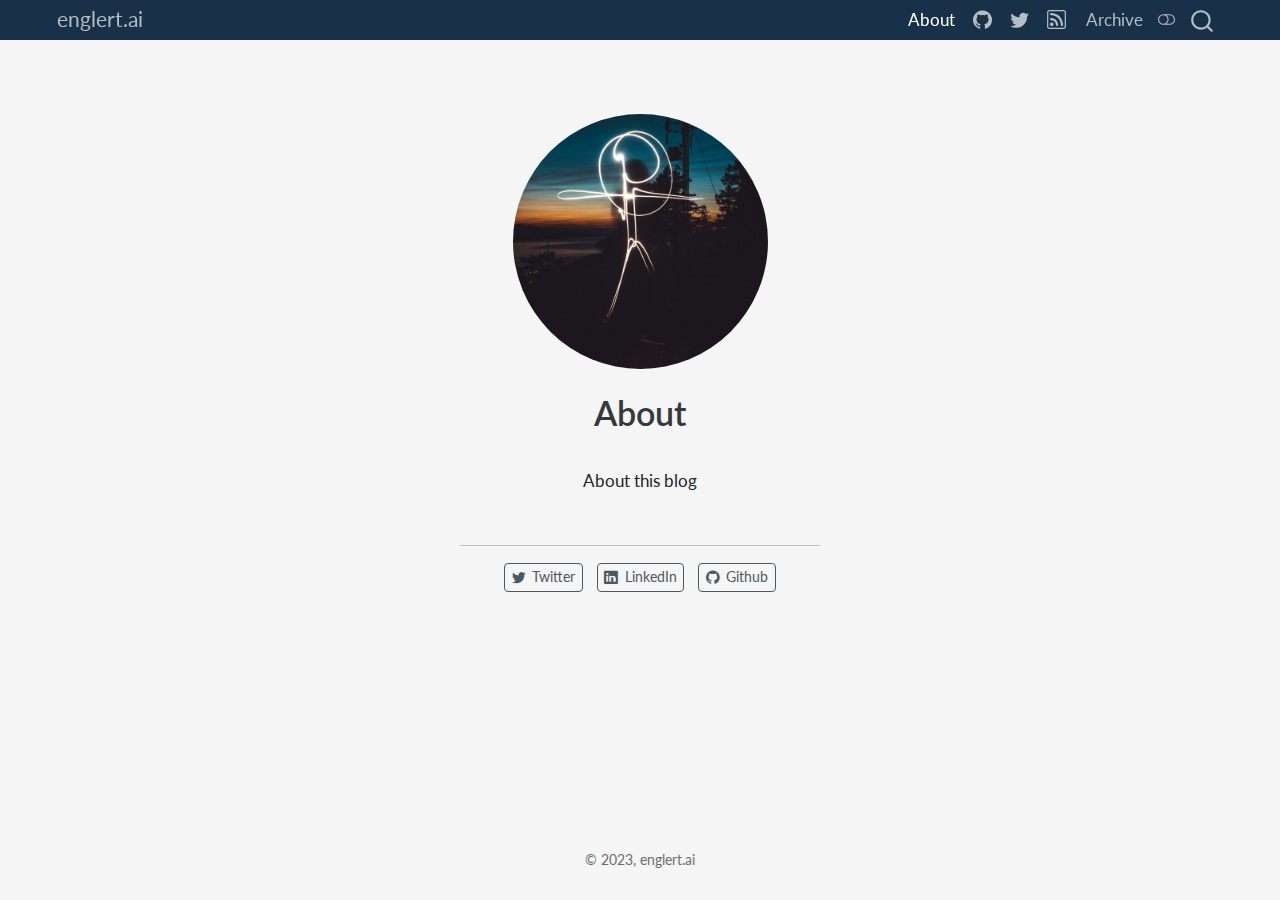
<file: out_github_io/about.html>
<!DOCTYPE html>
<html xmlns="http://www.w3.org/1999/xhtml" lang="en" xml:lang="en"><head>

<meta charset="utf-8">
<meta name="generator" content="quarto-1.3.433">

<meta name="viewport" content="width=device-width, initial-scale=1.0, user-scalable=yes">


<title>englert.ai - About</title>
<style>
code{white-space: pre-wrap;}
span.smallcaps{font-variant: small-caps;}
div.columns{display: flex; gap: min(4vw, 1.5em);}
div.column{flex: auto; overflow-x: auto;}
div.hanging-indent{margin-left: 1.5em; text-indent: -1.5em;}
ul.task-list{list-style: none;}
ul.task-list li input[type="checkbox"] {
  width: 0.8em;
  margin: 0 0.8em 0.2em -1em; /* quarto-specific, see https://github.com/quarto-dev/quarto-cli/issues/4556 */ 
  vertical-align: middle;
}
</style>


<script src="site_libs/quarto-nav/quarto-nav.js"></script>
<script src="site_libs/clipboard/clipboard.min.js"></script>
<script src="site_libs/quarto-search/autocomplete.umd.js"></script>
<script src="site_libs/quarto-search/fuse.min.js"></script>
<script src="site_libs/quarto-search/quarto-search.js"></script>
<meta name="quarto:offset" content="./">
<script src="site_libs/quarto-html/quarto.js"></script>
<script src="site_libs/quarto-html/popper.min.js"></script>
<script src="site_libs/quarto-html/tippy.umd.min.js"></script>
<link href="site_libs/quarto-html/tippy.css" rel="stylesheet">
<link href="site_libs/quarto-html/quarto-syntax-highlighting.css" rel="stylesheet" class="quarto-color-scheme" id="quarto-text-highlighting-styles">
<link href="site_libs/quarto-html/quarto-syntax-highlighting-dark.css" rel="prefetch" class="quarto-color-scheme quarto-color-alternate" id="quarto-text-highlighting-styles">
<script src="site_libs/bootstrap/bootstrap.min.js"></script>
<link href="site_libs/bootstrap/bootstrap-icons.css" rel="stylesheet">
<link href="site_libs/bootstrap/bootstrap.min.css" rel="stylesheet" class="quarto-color-scheme" id="quarto-bootstrap" data-mode="light">
<link href="site_libs/bootstrap/bootstrap-dark.min.css" rel="prefetch" class="quarto-color-scheme quarto-color-alternate" id="quarto-bootstrap" data-mode="dark">
<script id="quarto-search-options" type="application/json">{
  "location": "navbar",
  "copy-button": false,
  "collapse-after": 3,
  "panel-placement": "end",
  "type": "overlay",
  "limit": 20,
  "language": {
    "search-no-results-text": "No results",
    "search-matching-documents-text": "matching documents",
    "search-copy-link-title": "Copy link to search",
    "search-hide-matches-text": "Hide additional matches",
    "search-more-match-text": "more match in this document",
    "search-more-matches-text": "more matches in this document",
    "search-clear-button-title": "Clear",
    "search-detached-cancel-button-title": "Cancel",
    "search-submit-button-title": "Submit",
    "search-label": "Search"
  }
}</script>
<script async="" src="https://www.googletagmanager.com/gtag/js?id=<Insert your ID here>"></script>

<script type="text/javascript">

window.dataLayer = window.dataLayer || [];
function gtag(){dataLayer.push(arguments);}
gtag('js', new Date());
gtag('config', '<Insert your ID here>', { 'anonymize_ip': true});
</script>


<link rel="stylesheet" href="styles.css">
</head>

<body class="nav-fixed fullcontent">

<div id="quarto-search-results"></div>
  <header id="quarto-header" class="headroom fixed-top">
    <nav class="navbar navbar-expand-lg navbar-dark ">
      <div class="navbar-container container-fluid">
      <div class="navbar-brand-container">
    <a class="navbar-brand" href="./index.html">
    <span class="navbar-title">englert.ai</span>
    </a>
  </div>
            <div id="quarto-search" class="" title="Search"></div>
          <button class="navbar-toggler" type="button" data-bs-toggle="collapse" data-bs-target="#navbarCollapse" aria-controls="navbarCollapse" aria-expanded="false" aria-label="Toggle navigation" onclick="if (window.quartoToggleHeadroom) { window.quartoToggleHeadroom(); }">
  <span class="navbar-toggler-icon"></span>
</button>
          <div class="collapse navbar-collapse" id="navbarCollapse">
            <ul class="navbar-nav navbar-nav-scroll ms-auto">
  <li class="nav-item">
    <a class="nav-link active" href="./about.html" rel="" target="" aria-current="page">
 <span class="menu-text">About</span></a>
  </li>  
  <li class="nav-item compact">
    <a class="nav-link" href="https://github.com/" rel="" target=""><i class="bi bi-github" role="img">
</i> 
 <span class="menu-text"></span></a>
  </li>  
  <li class="nav-item compact">
    <a class="nav-link" href="https://twitter.com" rel="" target=""><i class="bi bi-twitter" role="img">
</i> 
 <span class="menu-text"></span></a>
  </li>  
  <li class="nav-item compact">
    <a class="nav-link" href="./index.xml" rel="" target=""><i class="bi bi-rss" role="img">
</i> 
 <span class="menu-text"></span></a>
  </li>  
  <li class="nav-item">
    <a class="nav-link" href="./archive.html" rel="" target="">
 <span class="menu-text">Archive</span></a>
  </li>  
</ul>
            <div class="quarto-navbar-tools">
  <a href="" class="quarto-color-scheme-toggle quarto-navigation-tool  px-1" onclick="window.quartoToggleColorScheme(); return false;" title="Toggle dark mode"><i class="bi"></i></a>
</div>
          </div> <!-- /navcollapse -->
      </div> <!-- /container-fluid -->
    </nav>
</header>
<!-- content -->
<div id="quarto-content" class="quarto-container page-columns page-rows-contents page-layout-article page-navbar">
<!-- sidebar -->
<!-- margin-sidebar -->
    
<!-- main -->
<div class="quarto-about-jolla">
  <img src="profile.jpg" class="about-image
  round " style="height: 15em; width: 15em;">
 <header id="title-block-header" class="quarto-title-block default">
<div class="quarto-title">
<h1 class="title">About</h1>
</div>
<div class="quarto-title-meta">
  </div>
</header><main class="content" id="quarto-document-content">
<p>About this blog</p>


</main> 
  <hr class="about-sep">
   <div class="about-links">
  <a href="https://twitter.com" class="about-link" rel="" target="">
    <i class="bi bi-twitter"></i>
     <span class="about-link-text">Twitter</span>
  </a>
  <a href="https://linkedin.com" class="about-link" rel="" target="">
    <i class="bi bi-linkedin"></i>
     <span class="about-link-text">LinkedIn</span>
  </a>
  <a href="https://github.com" class="about-link" rel="" target="">
    <i class="bi bi-github"></i>
     <span class="about-link-text">Github</span>
  </a>
</div>
</div>
 <!-- /main -->
<script id="quarto-html-after-body" type="application/javascript">
window.document.addEventListener("DOMContentLoaded", function (event) {
  const toggleBodyColorMode = (bsSheetEl) => {
    const mode = bsSheetEl.getAttribute("data-mode");
    const bodyEl = window.document.querySelector("body");
    if (mode === "dark") {
      bodyEl.classList.add("quarto-dark");
      bodyEl.classList.remove("quarto-light");
    } else {
      bodyEl.classList.add("quarto-light");
      bodyEl.classList.remove("quarto-dark");
    }
  }
  const toggleBodyColorPrimary = () => {
    const bsSheetEl = window.document.querySelector("link#quarto-bootstrap");
    if (bsSheetEl) {
      toggleBodyColorMode(bsSheetEl);
    }
  }
  toggleBodyColorPrimary();  
  const disableStylesheet = (stylesheets) => {
    for (let i=0; i < stylesheets.length; i++) {
      const stylesheet = stylesheets[i];
      stylesheet.rel = 'prefetch';
    }
  }
  const enableStylesheet = (stylesheets) => {
    for (let i=0; i < stylesheets.length; i++) {
      const stylesheet = stylesheets[i];
      stylesheet.rel = 'stylesheet';
    }
  }
  const manageTransitions = (selector, allowTransitions) => {
    const els = window.document.querySelectorAll(selector);
    for (let i=0; i < els.length; i++) {
      const el = els[i];
      if (allowTransitions) {
        el.classList.remove('notransition');
      } else {
        el.classList.add('notransition');
      }
    }
  }
  const toggleColorMode = (alternate) => {
    // Switch the stylesheets
    const alternateStylesheets = window.document.querySelectorAll('link.quarto-color-scheme.quarto-color-alternate');
    manageTransitions('#quarto-margin-sidebar .nav-link', false);
    if (alternate) {
      enableStylesheet(alternateStylesheets);
      for (const sheetNode of alternateStylesheets) {
        if (sheetNode.id === "quarto-bootstrap") {
          toggleBodyColorMode(sheetNode);
        }
      }
    } else {
      disableStylesheet(alternateStylesheets);
      toggleBodyColorPrimary();
    }
    manageTransitions('#quarto-margin-sidebar .nav-link', true);
    // Switch the toggles
    const toggles = window.document.querySelectorAll('.quarto-color-scheme-toggle');
    for (let i=0; i < toggles.length; i++) {
      const toggle = toggles[i];
      if (toggle) {
        if (alternate) {
          toggle.classList.add("alternate");     
        } else {
          toggle.classList.remove("alternate");
        }
      }
    }
    // Hack to workaround the fact that safari doesn't
    // properly recolor the scrollbar when toggling (#1455)
    if (navigator.userAgent.indexOf('Safari') > 0 && navigator.userAgent.indexOf('Chrome') == -1) {
      manageTransitions("body", false);
      window.scrollTo(0, 1);
      setTimeout(() => {
        window.scrollTo(0, 0);
        manageTransitions("body", true);
      }, 40);  
    }
  }
  const isFileUrl = () => { 
    return window.location.protocol === 'file:';
  }
  const hasAlternateSentinel = () => {  
    let styleSentinel = getColorSchemeSentinel();
    if (styleSentinel !== null) {
      return styleSentinel === "alternate";
    } else {
      return false;
    }
  }
  const setStyleSentinel = (alternate) => {
    const value = alternate ? "alternate" : "default";
    if (!isFileUrl()) {
      window.localStorage.setItem("quarto-color-scheme", value);
    } else {
      localAlternateSentinel = value;
    }
  }
  const getColorSchemeSentinel = () => {
    if (!isFileUrl()) {
      const storageValue = window.localStorage.getItem("quarto-color-scheme");
      return storageValue != null ? storageValue : localAlternateSentinel;
    } else {
      return localAlternateSentinel;
    }
  }
  let localAlternateSentinel = 'default';
  // Dark / light mode switch
  window.quartoToggleColorScheme = () => {
    // Read the current dark / light value 
    let toAlternate = !hasAlternateSentinel();
    toggleColorMode(toAlternate);
    setStyleSentinel(toAlternate);
  };
  // Ensure there is a toggle, if there isn't float one in the top right
  if (window.document.querySelector('.quarto-color-scheme-toggle') === null) {
    const a = window.document.createElement('a');
    a.classList.add('top-right');
    a.classList.add('quarto-color-scheme-toggle');
    a.href = "";
    a.onclick = function() { try { window.quartoToggleColorScheme(); } catch {} return false; };
    const i = window.document.createElement("i");
    i.classList.add('bi');
    a.appendChild(i);
    window.document.body.appendChild(a);
  }
  // Switch to dark mode if need be
  if (hasAlternateSentinel()) {
    toggleColorMode(true);
  } else {
    toggleColorMode(false);
  }
  const isCodeAnnotation = (el) => {
    for (const clz of el.classList) {
      if (clz.startsWith('code-annotation-')) {                     
        return true;
      }
    }
    return false;
  }
  const clipboard = new window.ClipboardJS('.code-copy-button', {
    text: function(trigger) {
      const codeEl = trigger.previousElementSibling.cloneNode(true);
      for (const childEl of codeEl.children) {
        if (isCodeAnnotation(childEl)) {
          childEl.remove();
        }
      }
      return codeEl.innerText;
    }
  });
  clipboard.on('success', function(e) {
    // button target
    const button = e.trigger;
    // don't keep focus
    button.blur();
    // flash "checked"
    button.classList.add('code-copy-button-checked');
    var currentTitle = button.getAttribute("title");
    button.setAttribute("title", "Copied!");
    let tooltip;
    if (window.bootstrap) {
      button.setAttribute("data-bs-toggle", "tooltip");
      button.setAttribute("data-bs-placement", "left");
      button.setAttribute("data-bs-title", "Copied!");
      tooltip = new bootstrap.Tooltip(button, 
        { trigger: "manual", 
          customClass: "code-copy-button-tooltip",
          offset: [0, -8]});
      tooltip.show();    
    }
    setTimeout(function() {
      if (tooltip) {
        tooltip.hide();
        button.removeAttribute("data-bs-title");
        button.removeAttribute("data-bs-toggle");
        button.removeAttribute("data-bs-placement");
      }
      button.setAttribute("title", currentTitle);
      button.classList.remove('code-copy-button-checked');
    }, 1000);
    // clear code selection
    e.clearSelection();
  });
  function tippyHover(el, contentFn) {
    const config = {
      allowHTML: true,
      content: contentFn,
      maxWidth: 500,
      delay: 100,
      arrow: false,
      appendTo: function(el) {
          return el.parentElement;
      },
      interactive: true,
      interactiveBorder: 10,
      theme: 'quarto',
      placement: 'bottom-start'
    };
    window.tippy(el, config); 
  }
  const noterefs = window.document.querySelectorAll('a[role="doc-noteref"]');
  for (var i=0; i<noterefs.length; i++) {
    const ref = noterefs[i];
    tippyHover(ref, function() {
      // use id or data attribute instead here
      let href = ref.getAttribute('data-footnote-href') || ref.getAttribute('href');
      try { href = new URL(href).hash; } catch {}
      const id = href.replace(/^#\/?/, "");
      const note = window.document.getElementById(id);
      return note.innerHTML;
    });
  }
      let selectedAnnoteEl;
      const selectorForAnnotation = ( cell, annotation) => {
        let cellAttr = 'data-code-cell="' + cell + '"';
        let lineAttr = 'data-code-annotation="' +  annotation + '"';
        const selector = 'span[' + cellAttr + '][' + lineAttr + ']';
        return selector;
      }
      const selectCodeLines = (annoteEl) => {
        const doc = window.document;
        const targetCell = annoteEl.getAttribute("data-target-cell");
        const targetAnnotation = annoteEl.getAttribute("data-target-annotation");
        const annoteSpan = window.document.querySelector(selectorForAnnotation(targetCell, targetAnnotation));
        const lines = annoteSpan.getAttribute("data-code-lines").split(",");
        const lineIds = lines.map((line) => {
          return targetCell + "-" + line;
        })
        let top = null;
        let height = null;
        let parent = null;
        if (lineIds.length > 0) {
            //compute the position of the single el (top and bottom and make a div)
            const el = window.document.getElementById(lineIds[0]);
            top = el.offsetTop;
            height = el.offsetHeight;
            parent = el.parentElement.parentElement;
          if (lineIds.length > 1) {
            const lastEl = window.document.getElementById(lineIds[lineIds.length - 1]);
            const bottom = lastEl.offsetTop + lastEl.offsetHeight;
            height = bottom - top;
          }
          if (top !== null && height !== null && parent !== null) {
            // cook up a div (if necessary) and position it 
            let div = window.document.getElementById("code-annotation-line-highlight");
            if (div === null) {
              div = window.document.createElement("div");
              div.setAttribute("id", "code-annotation-line-highlight");
              div.style.position = 'absolute';
              parent.appendChild(div);
            }
            div.style.top = top - 2 + "px";
            div.style.height = height + 4 + "px";
            let gutterDiv = window.document.getElementById("code-annotation-line-highlight-gutter");
            if (gutterDiv === null) {
              gutterDiv = window.document.createElement("div");
              gutterDiv.setAttribute("id", "code-annotation-line-highlight-gutter");
              gutterDiv.style.position = 'absolute';
              const codeCell = window.document.getElementById(targetCell);
              const gutter = codeCell.querySelector('.code-annotation-gutter');
              gutter.appendChild(gutterDiv);
            }
            gutterDiv.style.top = top - 2 + "px";
            gutterDiv.style.height = height + 4 + "px";
          }
          selectedAnnoteEl = annoteEl;
        }
      };
      const unselectCodeLines = () => {
        const elementsIds = ["code-annotation-line-highlight", "code-annotation-line-highlight-gutter"];
        elementsIds.forEach((elId) => {
          const div = window.document.getElementById(elId);
          if (div) {
            div.remove();
          }
        });
        selectedAnnoteEl = undefined;
      };
      // Attach click handler to the DT
      const annoteDls = window.document.querySelectorAll('dt[data-target-cell]');
      for (const annoteDlNode of annoteDls) {
        annoteDlNode.addEventListener('click', (event) => {
          const clickedEl = event.target;
          if (clickedEl !== selectedAnnoteEl) {
            unselectCodeLines();
            const activeEl = window.document.querySelector('dt[data-target-cell].code-annotation-active');
            if (activeEl) {
              activeEl.classList.remove('code-annotation-active');
            }
            selectCodeLines(clickedEl);
            clickedEl.classList.add('code-annotation-active');
          } else {
            // Unselect the line
            unselectCodeLines();
            clickedEl.classList.remove('code-annotation-active');
          }
        });
      }
  const findCites = (el) => {
    const parentEl = el.parentElement;
    if (parentEl) {
      const cites = parentEl.dataset.cites;
      if (cites) {
        return {
          el,
          cites: cites.split(' ')
        };
      } else {
        return findCites(el.parentElement)
      }
    } else {
      return undefined;
    }
  };
  var bibliorefs = window.document.querySelectorAll('a[role="doc-biblioref"]');
  for (var i=0; i<bibliorefs.length; i++) {
    const ref = bibliorefs[i];
    const citeInfo = findCites(ref);
    if (citeInfo) {
      tippyHover(citeInfo.el, function() {
        var popup = window.document.createElement('div');
        citeInfo.cites.forEach(function(cite) {
          var citeDiv = window.document.createElement('div');
          citeDiv.classList.add('hanging-indent');
          citeDiv.classList.add('csl-entry');
          var biblioDiv = window.document.getElementById('ref-' + cite);
          if (biblioDiv) {
            citeDiv.innerHTML = biblioDiv.innerHTML;
          }
          popup.appendChild(citeDiv);
        });
        return popup.innerHTML;
      });
    }
  }
});
</script>
</div> <!-- /content -->
<footer class="footer">
  <div class="nav-footer">
    <div class="nav-footer-left">
      &nbsp;
    </div>   
    <div class="nav-footer-center">© 2023, englert.ai</div>
    <div class="nav-footer-right">
      &nbsp;
    </div>
  </div>
</footer>



</body></html>
</file>
<file: docs/site_libs/quarto-html/tippy.css>
.tippy-box[data-animation=fade][data-state=hidden]{opacity:0}[data-tippy-root]{max-width:calc(100vw - 10px)}.tippy-box{position:relative;background-color:#333;color:#fff;border-radius:4px;font-size:14px;line-height:1.4;white-space:normal;outline:0;transition-property:transform,visibility,opacity}.tippy-box[data-placement^=top]>.tippy-arrow{bottom:0}.tippy-box[data-placement^=top]>.tippy-arrow:before{bottom:-7px;left:0;border-width:8px 8px 0;border-top-color:initial;transform-origin:center top}.tippy-box[data-placement^=bottom]>.tippy-arrow{top:0}.tippy-box[data-placement^=bottom]>.tippy-arrow:before{top:-7px;left:0;border-width:0 8px 8px;border-bottom-color:initial;transform-origin:center bottom}.tippy-box[data-placement^=left]>.tippy-arrow{right:0}.tippy-box[data-placement^=left]>.tippy-arrow:before{border-width:8px 0 8px 8px;border-left-color:initial;right:-7px;transform-origin:center left}.tippy-box[data-placement^=right]>.tippy-arrow{left:0}.tippy-box[data-placement^=right]>.tippy-arrow:before{left:-7px;border-width:8px 8px 8px 0;border-right-color:initial;transform-origin:center right}.tippy-box[data-inertia][data-state=visible]{transition-timing-function:cubic-bezier(.54,1.5,.38,1.11)}.tippy-arrow{width:16px;height:16px;color:#333}.tippy-arrow:before{content:"";position:absolute;border-color:transparent;border-style:solid}.tippy-content{position:relative;padding:5px 9px;z-index:1}
</file>
<file: docs/site_libs/quarto-html/quarto-syntax-highlighting.css>
/* quarto syntax highlight colors */
:root {
  --quarto-hl-ot-color: #003B4F;
  --quarto-hl-at-color: #657422;
  --quarto-hl-ss-color: #20794D;
  --quarto-hl-an-color: #5E5E5E;
  --quarto-hl-fu-color: #4758AB;
  --quarto-hl-st-color: #20794D;
  --quarto-hl-cf-color: #003B4F;
  --quarto-hl-op-color: #5E5E5E;
  --quarto-hl-er-color: #AD0000;
  --quarto-hl-bn-color: #AD0000;
  --quarto-hl-al-color: #AD0000;
  --quarto-hl-va-color: #111111;
  --quarto-hl-bu-color: inherit;
  --quarto-hl-ex-color: inherit;
  --quarto-hl-pp-color: #AD0000;
  --quarto-hl-in-color: #5E5E5E;
  --quarto-hl-vs-color: #20794D;
  --quarto-hl-wa-color: #5E5E5E;
  --quarto-hl-do-color: #5E5E5E;
  --quarto-hl-im-color: #00769E;
  --quarto-hl-ch-color: #20794D;
  --quarto-hl-dt-color: #AD0000;
  --quarto-hl-fl-color: #AD0000;
  --quarto-hl-co-color: #5E5E5E;
  --quarto-hl-cv-color: #5E5E5E;
  --quarto-hl-cn-color: #8f5902;
  --quarto-hl-sc-color: #5E5E5E;
  --quarto-hl-dv-color: #AD0000;
  --quarto-hl-kw-color: #003B4F;
}

/* other quarto variables */
:root {
  --quarto-font-monospace: SFMono-Regular, Menlo, Monaco, Consolas, "Liberation Mono", "Courier New", monospace;
}

pre > code.sourceCode > span {
  color: #003B4F;
}

code span {
  color: #003B4F;
}

code.sourceCode > span {
  color: #003B4F;
}

div.sourceCode,
div.sourceCode pre.sourceCode {
  color: #003B4F;
}

code span.ot {
  color: #003B4F;
  font-style: inherit;
}

code span.at {
  color: #657422;
  font-style: inherit;
}

code span.ss {
  color: #20794D;
  font-style: inherit;
}

code span.an {
  color: #5E5E5E;
  font-style: inherit;
}

code span.fu {
  color: #4758AB;
  font-style: inherit;
}

code span.st {
  color: #20794D;
  font-style: inherit;
}

code span.cf {
  color: #003B4F;
  font-style: inherit;
}

code span.op {
  color: #5E5E5E;
  font-style: inherit;
}

code span.er {
  color: #AD0000;
  font-style: inherit;
}

code span.bn {
  color: #AD0000;
  font-style: inherit;
}

code span.al {
  color: #AD0000;
  font-style: inherit;
}

code span.va {
  color: #111111;
  font-style: inherit;
}

code span.bu {
  font-style: inherit;
}

code span.ex {
  font-style: inherit;
}

code span.pp {
  color: #AD0000;
  font-style: inherit;
}

code span.in {
  color: #5E5E5E;
  font-style: inherit;
}

code span.vs {
  color: #20794D;
  font-style: inherit;
}

code span.wa {
  color: #5E5E5E;
  font-style: italic;
}

code span.do {
  color: #5E5E5E;
  font-style: italic;
}

code span.im {
  color: #00769E;
  font-style: inherit;
}

code span.ch {
  color: #20794D;
  font-style: inherit;
}

code span.dt {
  color: #AD0000;
  font-style: inherit;
}

code span.fl {
  color: #AD0000;
  font-style: inherit;
}

code span.co {
  color: #5E5E5E;
  font-style: inherit;
}

code span.cv {
  color: #5E5E5E;
  font-style: italic;
}

code span.cn {
  color: #8f5902;
  font-style: inherit;
}

code span.sc {
  color: #5E5E5E;
  font-style: inherit;
}

code span.dv {
  color: #AD0000;
  font-style: inherit;
}

code span.kw {
  color: #003B4F;
  font-style: inherit;
}

.prevent-inlining {
  content: "</";
}

/*# sourceMappingURL=debc5d5d77c3f9108843748ff7464032.css.map */
</file>
<file: docs/site_libs/quarto-html/quarto-syntax-highlighting-dark.css>
/* quarto syntax highlight colors */
:root {
  --quarto-hl-al-color: #f07178;
  --quarto-hl-an-color: #d4d0ab;
  --quarto-hl-at-color: #00e0e0;
  --quarto-hl-bn-color: #d4d0ab;
  --quarto-hl-bu-color: #abe338;
  --quarto-hl-ch-color: #abe338;
  --quarto-hl-co-color: #f8f8f2;
  --quarto-hl-cv-color: #ffd700;
  --quarto-hl-cn-color: #ffd700;
  --quarto-hl-cf-color: #ffa07a;
  --quarto-hl-dt-color: #ffa07a;
  --quarto-hl-dv-color: #d4d0ab;
  --quarto-hl-do-color: #f8f8f2;
  --quarto-hl-er-color: #f07178;
  --quarto-hl-ex-color: #00e0e0;
  --quarto-hl-fl-color: #d4d0ab;
  --quarto-hl-fu-color: #ffa07a;
  --quarto-hl-im-color: #abe338;
  --quarto-hl-in-color: #d4d0ab;
  --quarto-hl-kw-color: #ffa07a;
  --quarto-hl-op-color: #ffa07a;
  --quarto-hl-ot-color: #00e0e0;
  --quarto-hl-pp-color: #dcc6e0;
  --quarto-hl-re-color: #00e0e0;
  --quarto-hl-sc-color: #abe338;
  --quarto-hl-ss-color: #abe338;
  --quarto-hl-st-color: #abe338;
  --quarto-hl-va-color: #00e0e0;
  --quarto-hl-vs-color: #abe338;
  --quarto-hl-wa-color: #dcc6e0;
}

/* other quarto variables */
:root {
  --quarto-font-monospace: SFMono-Regular, Menlo, Monaco, Consolas, "Liberation Mono", "Courier New", monospace;
}

code span.al {
  background-color: #2a0f15;
  font-weight: bold;
  color: #f07178;
}

code span.an {
  color: #d4d0ab;
}

code span.at {
  color: #00e0e0;
}

code span.bn {
  color: #d4d0ab;
}

code span.bu {
  color: #abe338;
}

code span.ch {
  color: #abe338;
}

code span.co {
  font-style: italic;
  color: #f8f8f2;
}

code span.cv {
  color: #ffd700;
}

code span.cn {
  color: #ffd700;
}

code span.cf {
  font-weight: bold;
  color: #ffa07a;
}

code span.dt {
  color: #ffa07a;
}

code span.dv {
  color: #d4d0ab;
}

code span.do {
  color: #f8f8f2;
}

code span.er {
  color: #f07178;
  text-decoration: underline;
}

code span.ex {
  font-weight: bold;
  color: #00e0e0;
}

code span.fl {
  color: #d4d0ab;
}

code span.fu {
  color: #ffa07a;
}

code span.im {
  color: #abe338;
}

code span.in {
  color: #d4d0ab;
}

code span.kw {
  font-weight: bold;
  color: #ffa07a;
}

pre > code.sourceCode > span {
  color: #f8f8f2;
}

code span {
  color: #f8f8f2;
}

code.sourceCode > span {
  color: #f8f8f2;
}

div.sourceCode,
div.sourceCode pre.sourceCode {
  color: #f8f8f2;
}

code span.op {
  color: #ffa07a;
}

code span.ot {
  color: #00e0e0;
}

code span.pp {
  color: #dcc6e0;
}

code span.re {
  background-color: #f8f8f2;
  color: #00e0e0;
}

code span.sc {
  color: #abe338;
}

code span.ss {
  color: #abe338;
}

code span.st {
  color: #abe338;
}

code span.va {
  color: #00e0e0;
}

code span.vs {
  color: #abe338;
}

code span.wa {
  color: #dcc6e0;
}

.prevent-inlining {
  content: "</";
}

/*# sourceMappingURL=935a306eefa94366c21e1a970dddb765.css.map */
</file>
<file: docs/styles.css>
/* css styles */
</file>
<file: docs/site_libs/quarto-html/quarto-syntax-highlighting-2f5df379a58b258e96c21c0638c20c03.css>
/* quarto syntax highlight colors */
:root {
  --quarto-hl-ot-color: #003B4F;
  --quarto-hl-at-color: #657422;
  --quarto-hl-ss-color: #20794D;
  --quarto-hl-an-color: #5E5E5E;
  --quarto-hl-fu-color: #4758AB;
  --quarto-hl-st-color: #20794D;
  --quarto-hl-cf-color: #003B4F;
  --quarto-hl-op-color: #5E5E5E;
  --quarto-hl-er-color: #AD0000;
  --quarto-hl-bn-color: #AD0000;
  --quarto-hl-al-color: #AD0000;
  --quarto-hl-va-color: #111111;
  --quarto-hl-bu-color: inherit;
  --quarto-hl-ex-color: inherit;
  --quarto-hl-pp-color: #AD0000;
  --quarto-hl-in-color: #5E5E5E;
  --quarto-hl-vs-color: #20794D;
  --quarto-hl-wa-color: #5E5E5E;
  --quarto-hl-do-color: #5E5E5E;
  --quarto-hl-im-color: #00769E;
  --quarto-hl-ch-color: #20794D;
  --quarto-hl-dt-color: #AD0000;
  --quarto-hl-fl-color: #AD0000;
  --quarto-hl-co-color: #5E5E5E;
  --quarto-hl-cv-color: #5E5E5E;
  --quarto-hl-cn-color: #8f5902;
  --quarto-hl-sc-color: #5E5E5E;
  --quarto-hl-dv-color: #AD0000;
  --quarto-hl-kw-color: #003B4F;
}

/* other quarto variables */
:root {
  --quarto-font-monospace: SFMono-Regular, Menlo, Monaco, Consolas, "Liberation Mono", "Courier New", monospace;
}

pre > code.sourceCode > span {
  color: #003B4F;
}

code span {
  color: #003B4F;
}

code.sourceCode > span {
  color: #003B4F;
}

div.sourceCode,
div.sourceCode pre.sourceCode {
  color: #003B4F;
}

code span.ot {
  color: #003B4F;
  font-style: inherit;
}

code span.at {
  color: #657422;
  font-style: inherit;
}

code span.ss {
  color: #20794D;
  font-style: inherit;
}

code span.an {
  color: #5E5E5E;
  font-style: inherit;
}

code span.fu {
  color: #4758AB;
  font-style: inherit;
}

code span.st {
  color: #20794D;
  font-style: inherit;
}

code span.cf {
  color: #003B4F;
  font-weight: bold;
  font-style: inherit;
}

code span.op {
  color: #5E5E5E;
  font-style: inherit;
}

code span.er {
  color: #AD0000;
  font-style: inherit;
}

code span.bn {
  color: #AD0000;
  font-style: inherit;
}

code span.al {
  color: #AD0000;
  font-style: inherit;
}

code span.va {
  color: #111111;
  font-style: inherit;
}

code span.bu {
  font-style: inherit;
}

code span.ex {
  font-style: inherit;
}

code span.pp {
  color: #AD0000;
  font-style: inherit;
}

code span.in {
  color: #5E5E5E;
  font-style: inherit;
}

code span.vs {
  color: #20794D;
  font-style: inherit;
}

code span.wa {
  color: #5E5E5E;
  font-style: italic;
}

code span.do {
  color: #5E5E5E;
  font-style: italic;
}

code span.im {
  color: #00769E;
  font-style: inherit;
}

code span.ch {
  color: #20794D;
  font-style: inherit;
}

code span.dt {
  color: #AD0000;
  font-style: inherit;
}

code span.fl {
  color: #AD0000;
  font-style: inherit;
}

code span.co {
  color: #5E5E5E;
  font-style: inherit;
}

code span.cv {
  color: #5E5E5E;
  font-style: italic;
}

code span.cn {
  color: #8f5902;
  font-style: inherit;
}

code span.sc {
  color: #5E5E5E;
  font-style: inherit;
}

code span.dv {
  color: #AD0000;
  font-style: inherit;
}

code span.kw {
  color: #003B4F;
  font-weight: bold;
  font-style: inherit;
}

.prevent-inlining {
  content: "</";
}

/*# sourceMappingURL=35eb38a806ee71ea6d2563be2308c832.css.map */
</file>
<file: docs/site_libs/quarto-html/quarto-syntax-highlighting-dark-b53751a350365c71b6c909e95f209ed1.css>
/* quarto syntax highlight colors */
:root {
  --quarto-hl-al-color: #f07178;
  --quarto-hl-an-color: #d4d0ab;
  --quarto-hl-at-color: #00e0e0;
  --quarto-hl-bn-color: #d4d0ab;
  --quarto-hl-bu-color: #abe338;
  --quarto-hl-ch-color: #abe338;
  --quarto-hl-co-color: #f8f8f2;
  --quarto-hl-cv-color: #ffd700;
  --quarto-hl-cn-color: #ffd700;
  --quarto-hl-cf-color: #ffa07a;
  --quarto-hl-dt-color: #ffa07a;
  --quarto-hl-dv-color: #d4d0ab;
  --quarto-hl-do-color: #f8f8f2;
  --quarto-hl-er-color: #f07178;
  --quarto-hl-ex-color: #00e0e0;
  --quarto-hl-fl-color: #d4d0ab;
  --quarto-hl-fu-color: #ffa07a;
  --quarto-hl-im-color: #abe338;
  --quarto-hl-in-color: #d4d0ab;
  --quarto-hl-kw-color: #ffa07a;
  --quarto-hl-op-color: #ffa07a;
  --quarto-hl-ot-color: #00e0e0;
  --quarto-hl-pp-color: #dcc6e0;
  --quarto-hl-re-color: #00e0e0;
  --quarto-hl-sc-color: #abe338;
  --quarto-hl-ss-color: #abe338;
  --quarto-hl-st-color: #abe338;
  --quarto-hl-va-color: #00e0e0;
  --quarto-hl-vs-color: #abe338;
  --quarto-hl-wa-color: #dcc6e0;
}

/* other quarto variables */
:root {
  --quarto-font-monospace: SFMono-Regular, Menlo, Monaco, Consolas, "Liberation Mono", "Courier New", monospace;
}

code span.al {
  background-color: #2a0f15;
  font-weight: bold;
  color: #f07178;
}

code span.an {
  color: #d4d0ab;
}

code span.at {
  color: #00e0e0;
}

code span.bn {
  color: #d4d0ab;
}

code span.bu {
  color: #abe338;
}

code span.ch {
  color: #abe338;
}

code span.co {
  font-style: italic;
  color: #f8f8f2;
}

code span.cv {
  color: #ffd700;
}

code span.cn {
  color: #ffd700;
}

code span.cf {
  font-weight: bold;
  color: #ffa07a;
}

code span.dt {
  color: #ffa07a;
}

code span.dv {
  color: #d4d0ab;
}

code span.do {
  color: #f8f8f2;
}

code span.er {
  color: #f07178;
  text-decoration: underline;
}

code span.ex {
  font-weight: bold;
  color: #00e0e0;
}

code span.fl {
  color: #d4d0ab;
}

code span.fu {
  color: #ffa07a;
}

code span.im {
  color: #abe338;
}

code span.in {
  color: #d4d0ab;
}

code span.kw {
  font-weight: bold;
  color: #ffa07a;
}

pre > code.sourceCode > span {
  color: #f8f8f2;
}

code span {
  color: #f8f8f2;
}

code.sourceCode > span {
  color: #f8f8f2;
}

div.sourceCode,
div.sourceCode pre.sourceCode {
  color: #f8f8f2;
}

code span.op {
  color: #ffa07a;
}

code span.ot {
  color: #00e0e0;
}

code span.pp {
  color: #dcc6e0;
}

code span.re {
  background-color: #f8f8f2;
  color: #00e0e0;
}

code span.sc {
  color: #abe338;
}

code span.ss {
  color: #abe338;
}

code span.st {
  color: #abe338;
}

code span.va {
  color: #00e0e0;
}

code span.vs {
  color: #abe338;
}

code span.wa {
  color: #dcc6e0;
}

.prevent-inlining {
  content: "</";
}

/*# sourceMappingURL=ef095d06243fb944689b9469f3a5590a.css.map */
</file>
<file: out_github_io/site_libs/quarto-html/tippy.css>
.tippy-box[data-animation=fade][data-state=hidden]{opacity:0}[data-tippy-root]{max-width:calc(100vw - 10px)}.tippy-box{position:relative;background-color:#333;color:#fff;border-radius:4px;font-size:14px;line-height:1.4;white-space:normal;outline:0;transition-property:transform,visibility,opacity}.tippy-box[data-placement^=top]>.tippy-arrow{bottom:0}.tippy-box[data-placement^=top]>.tippy-arrow:before{bottom:-7px;left:0;border-width:8px 8px 0;border-top-color:initial;transform-origin:center top}.tippy-box[data-placement^=bottom]>.tippy-arrow{top:0}.tippy-box[data-placement^=bottom]>.tippy-arrow:before{top:-7px;left:0;border-width:0 8px 8px;border-bottom-color:initial;transform-origin:center bottom}.tippy-box[data-placement^=left]>.tippy-arrow{right:0}.tippy-box[data-placement^=left]>.tippy-arrow:before{border-width:8px 0 8px 8px;border-left-color:initial;right:-7px;transform-origin:center left}.tippy-box[data-placement^=right]>.tippy-arrow{left:0}.tippy-box[data-placement^=right]>.tippy-arrow:before{left:-7px;border-width:8px 8px 8px 0;border-right-color:initial;transform-origin:center right}.tippy-box[data-inertia][data-state=visible]{transition-timing-function:cubic-bezier(.54,1.5,.38,1.11)}.tippy-arrow{width:16px;height:16px;color:#333}.tippy-arrow:before{content:"";position:absolute;border-color:transparent;border-style:solid}.tippy-content{position:relative;padding:5px 9px;z-index:1}
</file>
<file: out_github_io/site_libs/quarto-html/quarto-syntax-highlighting.css>
/* quarto syntax highlight colors */
:root {
  --quarto-hl-ot-color: #003B4F;
  --quarto-hl-at-color: #657422;
  --quarto-hl-ss-color: #20794D;
  --quarto-hl-an-color: #5E5E5E;
  --quarto-hl-fu-color: #4758AB;
  --quarto-hl-st-color: #20794D;
  --quarto-hl-cf-color: #003B4F;
  --quarto-hl-op-color: #5E5E5E;
  --quarto-hl-er-color: #AD0000;
  --quarto-hl-bn-color: #AD0000;
  --quarto-hl-al-color: #AD0000;
  --quarto-hl-va-color: #111111;
  --quarto-hl-bu-color: inherit;
  --quarto-hl-ex-color: inherit;
  --quarto-hl-pp-color: #AD0000;
  --quarto-hl-in-color: #5E5E5E;
  --quarto-hl-vs-color: #20794D;
  --quarto-hl-wa-color: #5E5E5E;
  --quarto-hl-do-color: #5E5E5E;
  --quarto-hl-im-color: #00769E;
  --quarto-hl-ch-color: #20794D;
  --quarto-hl-dt-color: #AD0000;
  --quarto-hl-fl-color: #AD0000;
  --quarto-hl-co-color: #5E5E5E;
  --quarto-hl-cv-color: #5E5E5E;
  --quarto-hl-cn-color: #8f5902;
  --quarto-hl-sc-color: #5E5E5E;
  --quarto-hl-dv-color: #AD0000;
  --quarto-hl-kw-color: #003B4F;
}

/* other quarto variables */
:root {
  --quarto-font-monospace: SFMono-Regular, Menlo, Monaco, Consolas, "Liberation Mono", "Courier New", monospace;
}

pre > code.sourceCode > span {
  color: #003B4F;
}

code span {
  color: #003B4F;
}

code.sourceCode > span {
  color: #003B4F;
}

div.sourceCode,
div.sourceCode pre.sourceCode {
  color: #003B4F;
}

code span.ot {
  color: #003B4F;
  font-style: inherit;
}

code span.at {
  color: #657422;
  font-style: inherit;
}

code span.ss {
  color: #20794D;
  font-style: inherit;
}

code span.an {
  color: #5E5E5E;
  font-style: inherit;
}

code span.fu {
  color: #4758AB;
  font-style: inherit;
}

code span.st {
  color: #20794D;
  font-style: inherit;
}

code span.cf {
  color: #003B4F;
  font-style: inherit;
}

code span.op {
  color: #5E5E5E;
  font-style: inherit;
}

code span.er {
  color: #AD0000;
  font-style: inherit;
}

code span.bn {
  color: #AD0000;
  font-style: inherit;
}

code span.al {
  color: #AD0000;
  font-style: inherit;
}

code span.va {
  color: #111111;
  font-style: inherit;
}

code span.bu {
  font-style: inherit;
}

code span.ex {
  font-style: inherit;
}

code span.pp {
  color: #AD0000;
  font-style: inherit;
}

code span.in {
  color: #5E5E5E;
  font-style: inherit;
}

code span.vs {
  color: #20794D;
  font-style: inherit;
}

code span.wa {
  color: #5E5E5E;
  font-style: italic;
}

code span.do {
  color: #5E5E5E;
  font-style: italic;
}

code span.im {
  color: #00769E;
  font-style: inherit;
}

code span.ch {
  color: #20794D;
  font-style: inherit;
}

code span.dt {
  color: #AD0000;
  font-style: inherit;
}

code span.fl {
  color: #AD0000;
  font-style: inherit;
}

code span.co {
  color: #5E5E5E;
  font-style: inherit;
}

code span.cv {
  color: #5E5E5E;
  font-style: italic;
}

code span.cn {
  color: #8f5902;
  font-style: inherit;
}

code span.sc {
  color: #5E5E5E;
  font-style: inherit;
}

code span.dv {
  color: #AD0000;
  font-style: inherit;
}

code span.kw {
  color: #003B4F;
  font-style: inherit;
}

.prevent-inlining {
  content: "</";
}

/*# sourceMappingURL=debc5d5d77c3f9108843748ff7464032.css.map */
</file>
<file: out_github_io/site_libs/quarto-html/quarto-syntax-highlighting-dark.css>
/* quarto syntax highlight colors */
:root {
  --quarto-hl-al-color: #f07178;
  --quarto-hl-an-color: #d4d0ab;
  --quarto-hl-at-color: #00e0e0;
  --quarto-hl-bn-color: #d4d0ab;
  --quarto-hl-bu-color: #abe338;
  --quarto-hl-ch-color: #abe338;
  --quarto-hl-co-color: #f8f8f2;
  --quarto-hl-cv-color: #ffd700;
  --quarto-hl-cn-color: #ffd700;
  --quarto-hl-cf-color: #ffa07a;
  --quarto-hl-dt-color: #ffa07a;
  --quarto-hl-dv-color: #d4d0ab;
  --quarto-hl-do-color: #f8f8f2;
  --quarto-hl-er-color: #f07178;
  --quarto-hl-ex-color: #00e0e0;
  --quarto-hl-fl-color: #d4d0ab;
  --quarto-hl-fu-color: #ffa07a;
  --quarto-hl-im-color: #abe338;
  --quarto-hl-in-color: #d4d0ab;
  --quarto-hl-kw-color: #ffa07a;
  --quarto-hl-op-color: #ffa07a;
  --quarto-hl-ot-color: #00e0e0;
  --quarto-hl-pp-color: #dcc6e0;
  --quarto-hl-re-color: #00e0e0;
  --quarto-hl-sc-color: #abe338;
  --quarto-hl-ss-color: #abe338;
  --quarto-hl-st-color: #abe338;
  --quarto-hl-va-color: #00e0e0;
  --quarto-hl-vs-color: #abe338;
  --quarto-hl-wa-color: #dcc6e0;
}

/* other quarto variables */
:root {
  --quarto-font-monospace: SFMono-Regular, Menlo, Monaco, Consolas, "Liberation Mono", "Courier New", monospace;
}

code span.al {
  background-color: #2a0f15;
  font-weight: bold;
  color: #f07178;
}

code span.an {
  color: #d4d0ab;
}

code span.at {
  color: #00e0e0;
}

code span.bn {
  color: #d4d0ab;
}

code span.bu {
  color: #abe338;
}

code span.ch {
  color: #abe338;
}

code span.co {
  font-style: italic;
  color: #f8f8f2;
}

code span.cv {
  color: #ffd700;
}

code span.cn {
  color: #ffd700;
}

code span.cf {
  font-weight: bold;
  color: #ffa07a;
}

code span.dt {
  color: #ffa07a;
}

code span.dv {
  color: #d4d0ab;
}

code span.do {
  color: #f8f8f2;
}

code span.er {
  color: #f07178;
  text-decoration: underline;
}

code span.ex {
  font-weight: bold;
  color: #00e0e0;
}

code span.fl {
  color: #d4d0ab;
}

code span.fu {
  color: #ffa07a;
}

code span.im {
  color: #abe338;
}

code span.in {
  color: #d4d0ab;
}

code span.kw {
  font-weight: bold;
  color: #ffa07a;
}

pre > code.sourceCode > span {
  color: #f8f8f2;
}

code span {
  color: #f8f8f2;
}

code.sourceCode > span {
  color: #f8f8f2;
}

div.sourceCode,
div.sourceCode pre.sourceCode {
  color: #f8f8f2;
}

code span.op {
  color: #ffa07a;
}

code span.ot {
  color: #00e0e0;
}

code span.pp {
  color: #dcc6e0;
}

code span.re {
  background-color: #f8f8f2;
  color: #00e0e0;
}

code span.sc {
  color: #abe338;
}

code span.ss {
  color: #abe338;
}

code span.st {
  color: #abe338;
}

code span.va {
  color: #00e0e0;
}

code span.vs {
  color: #abe338;
}

code span.wa {
  color: #dcc6e0;
}

.prevent-inlining {
  content: "</";
}

/*# sourceMappingURL=935a306eefa94366c21e1a970dddb765.css.map */
</file>
<file: out_github_io/styles.css>
/* css styles */
</file>
